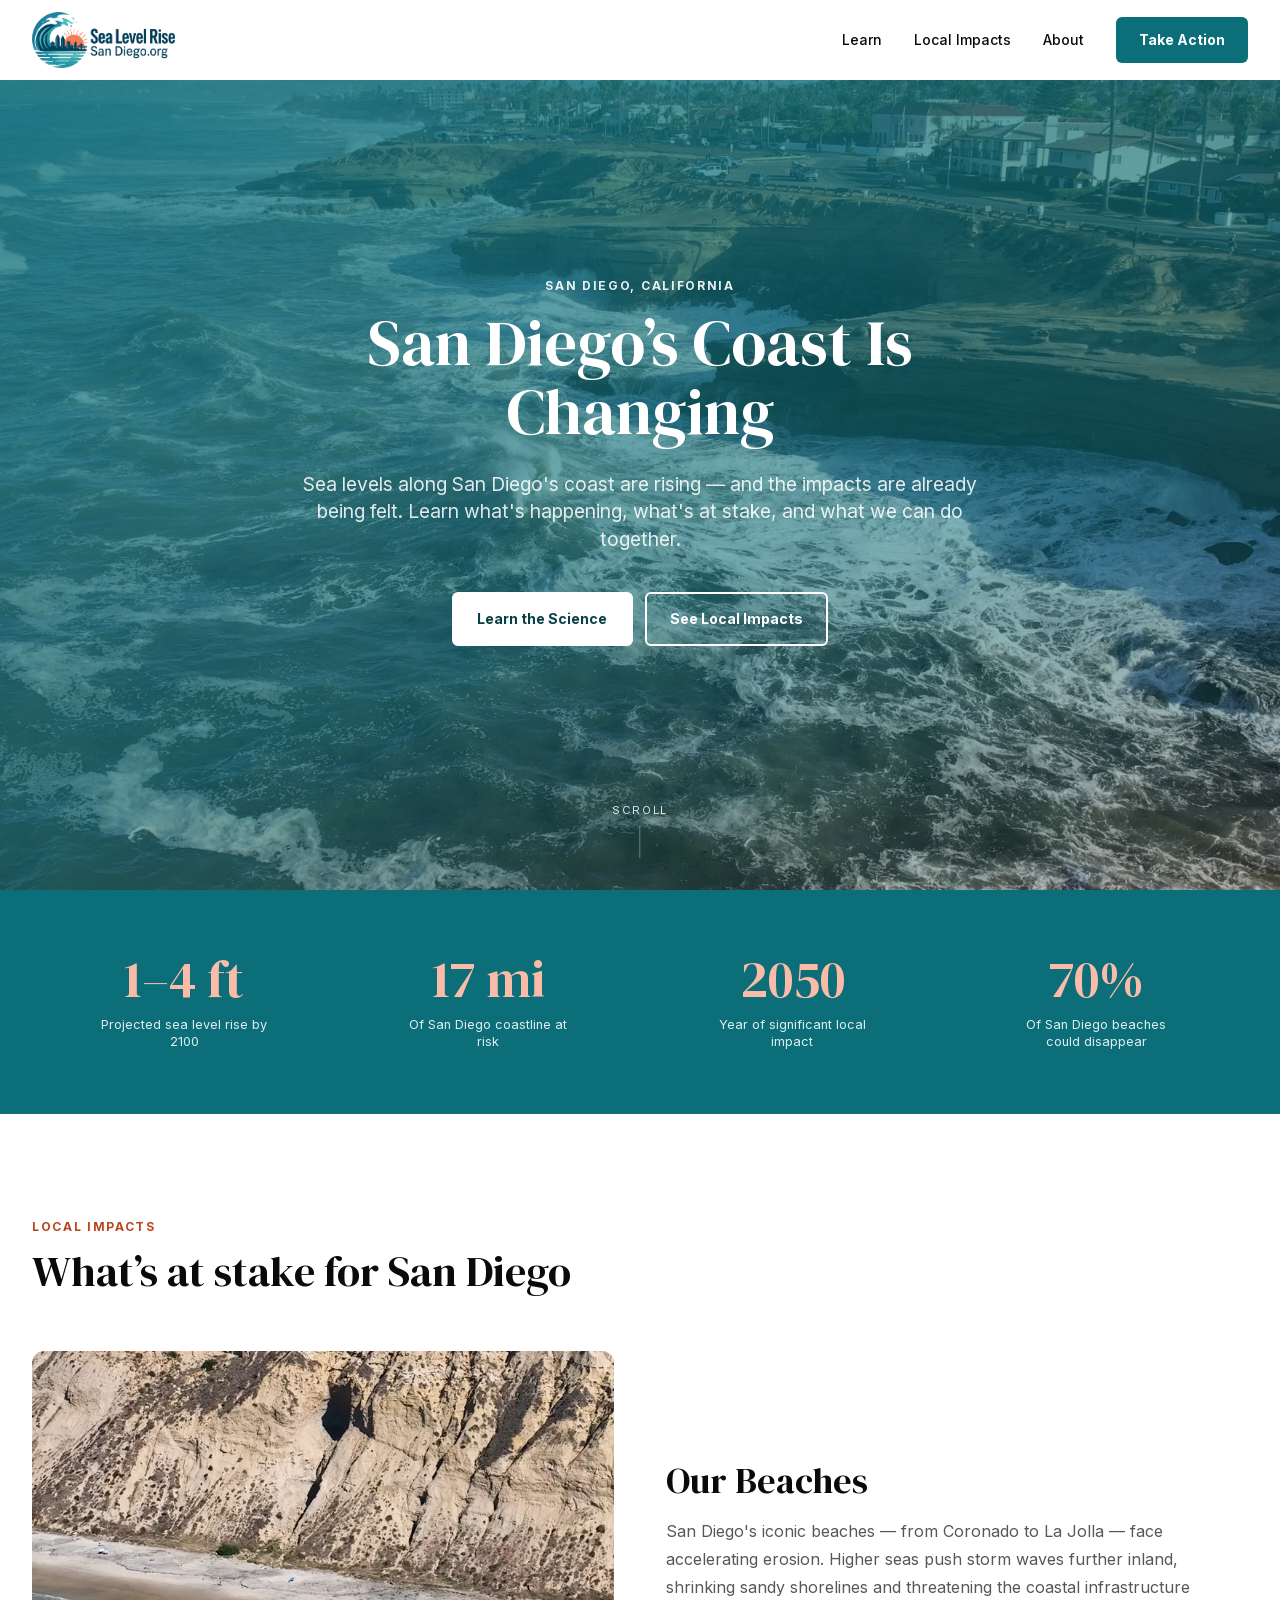
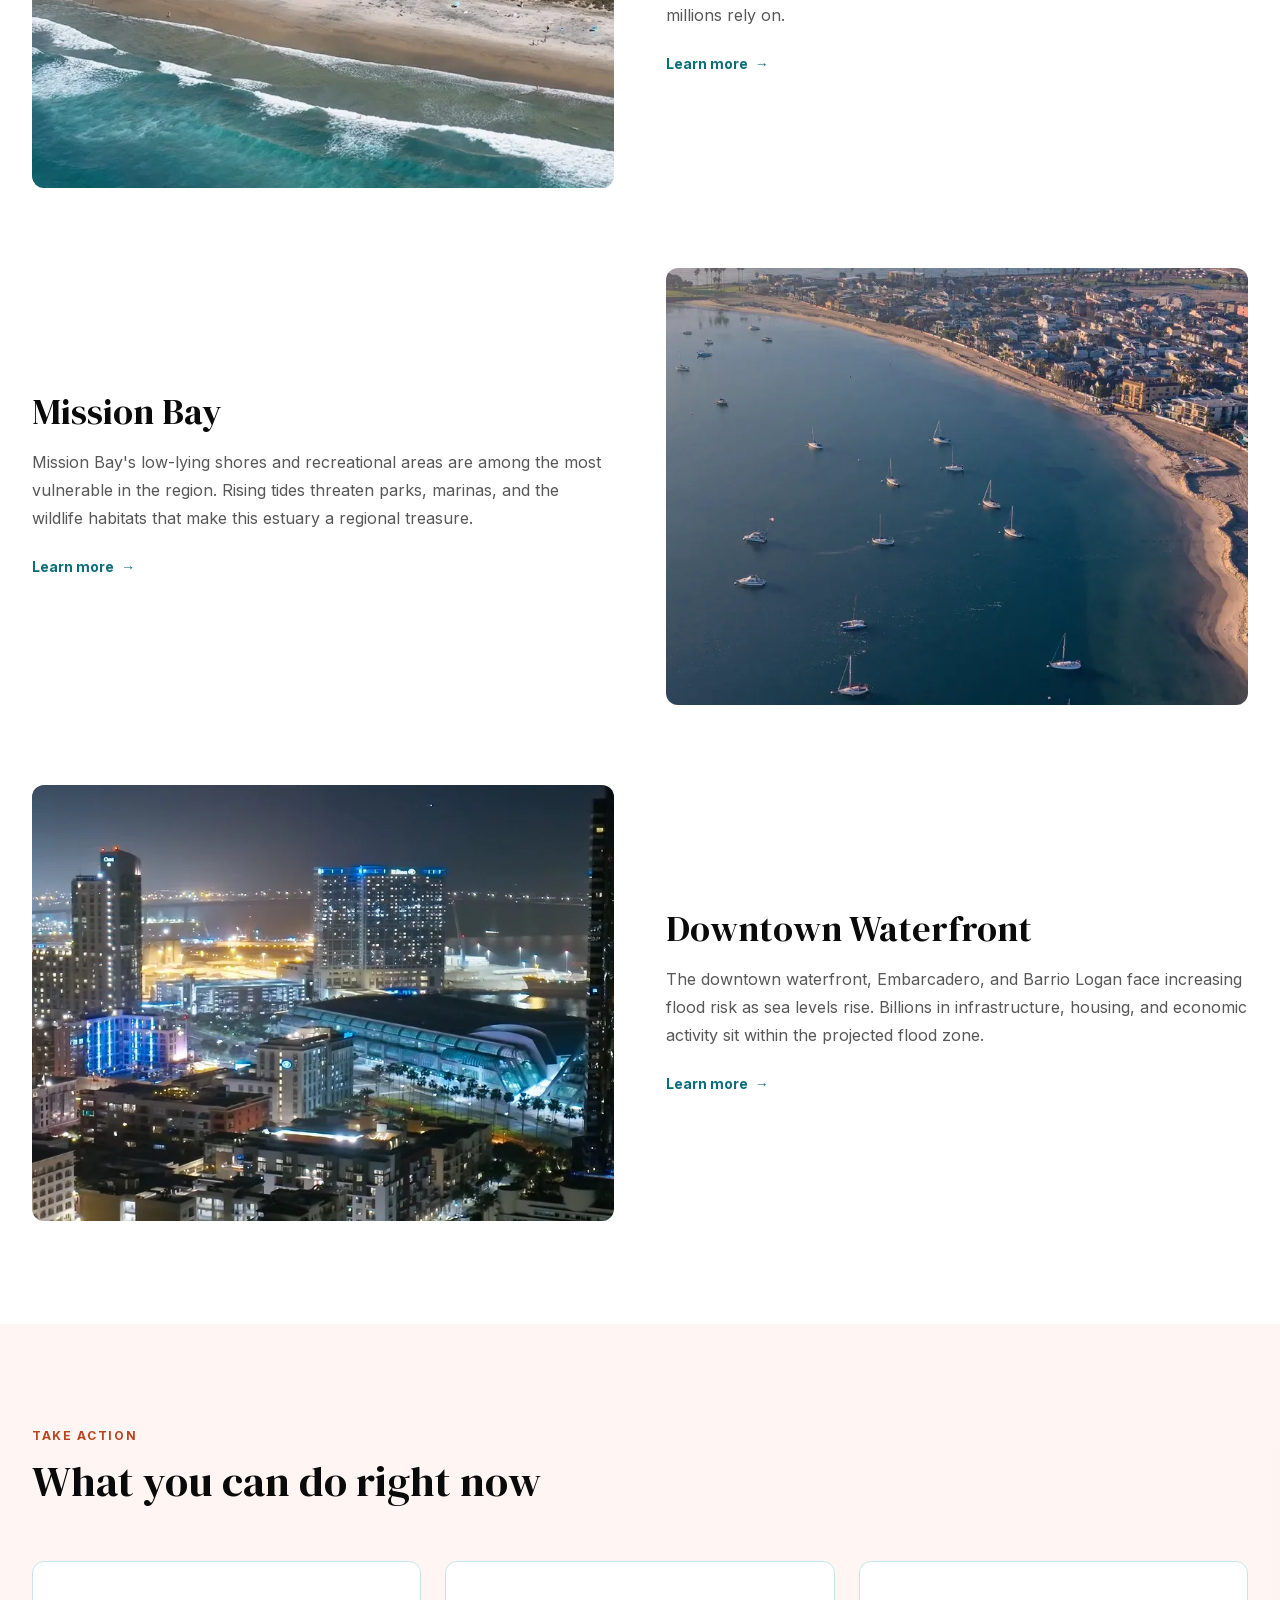
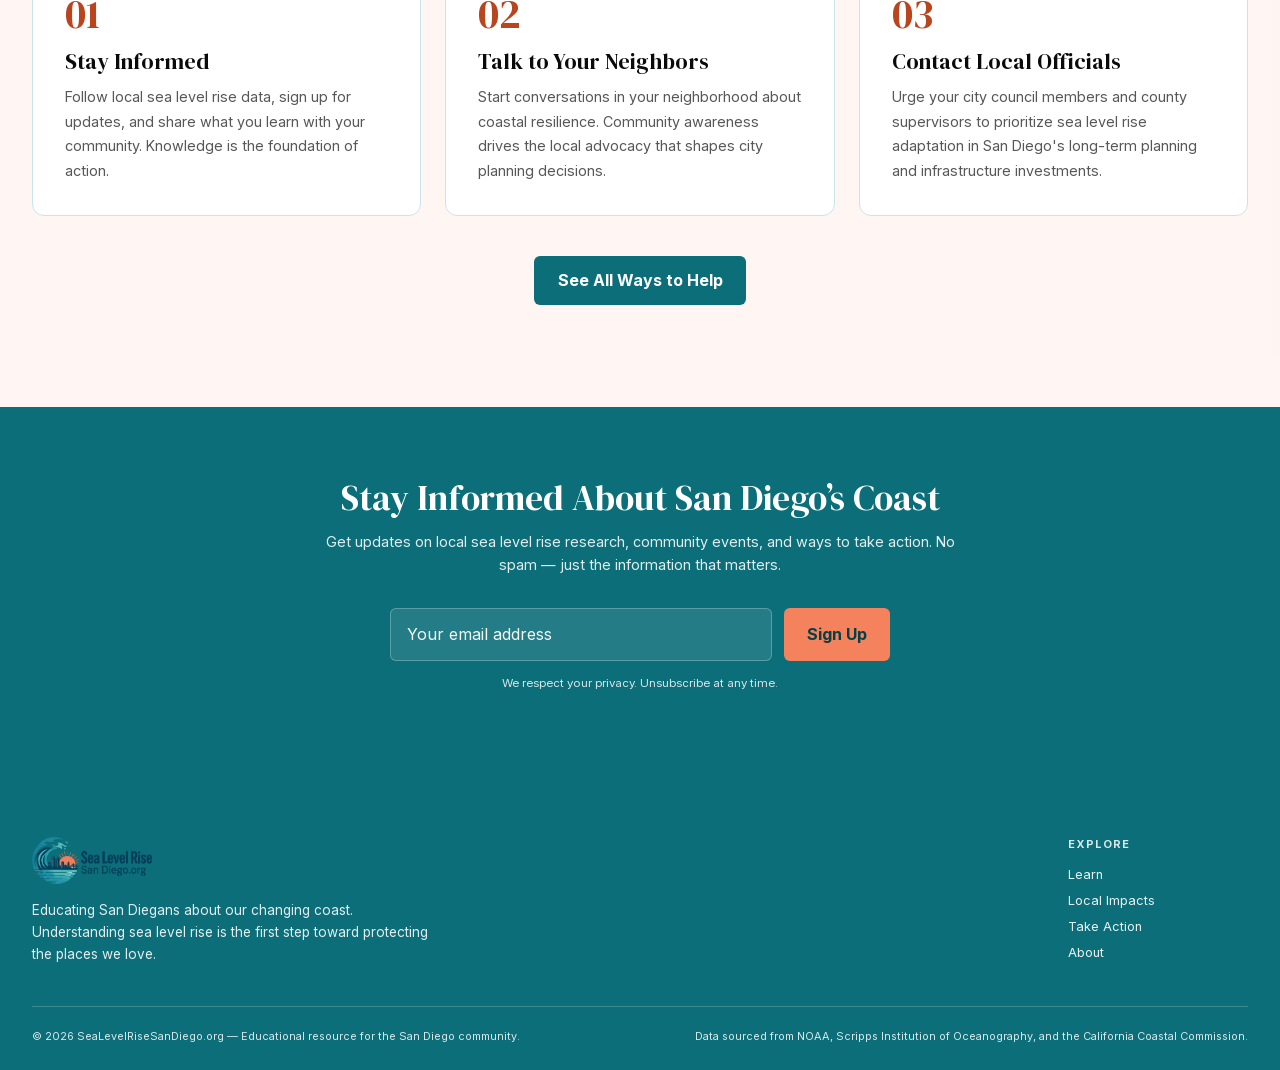
<file: index.html>
<!doctype html>
<html lang="en">
  <head>
    <meta charset="utf-8" />
    <meta name="viewport" content="width=device-width, initial-scale=1" />
    <title>Sea Level Rise San Diego — Educating Our Community About Our Changing Coast</title>
    <meta name="description" content="San Diego's coastline is changing. Learn about sea level rise, its local impacts, and what you can do to help." />
    <meta name="theme-color" content="#0b6e79" />
    <meta property="og:title" content="Sea Level Rise San Diego" />
    <meta property="og:description" content="Learn what rising seas mean for San Diego's beaches, bays, and waterfront communities." />
    <meta property="og:image" content="/assets/images/home/hero.webp" />
    <link rel="icon" href="/assets/images/logo.webp" type="image/webp" />
    <link rel="stylesheet" href="/assets/css/styles.css" />
    <script>document.documentElement.classList.add("js")</script>
  </head>
  <body>
    <a class="skip-link" href="#main">Skip to content</a>
    <header class="site-header">
      <div class="container header-inner">
        <a class="brand" href="/" aria-label="Sea Level Rise San Diego home">
          <img src="/assets/images/logo.webp" alt="Sea Level Rise San Diego" width="143" height="56" />
        </a>
        <nav class="desktop-nav" aria-label="Main navigation">
          <a href="/learn/">Learn</a>
          <a href="/impacts/">Local Impacts</a>
          <a href="/about/">About</a>
          <a class="nav-cta" href="/action/">Take Action</a>
        </nav>
        <button class="menu-toggle" type="button" aria-label="Open menu" aria-expanded="false" aria-controls="mobile-nav" data-menu-toggle><span></span></button>
        <nav class="mobile-nav" id="mobile-nav" aria-label="Mobile navigation" data-mobile-nav>
          <a href="/learn/">Learn</a>
          <a href="/impacts/">Local Impacts</a>
          <a href="/about/">About</a>
          <a class="nav-cta" href="/action/">Take Action</a>
        </nav>
      </div>
    </header>

    <main id="main">
      <section class="hero">
        <img class="hero-image" src="/assets/images/home/hero.webp" alt="Aerial view of waves meeting the San Diego coastline" width="1920" height="1080" fetchpriority="high" />
        <div class="hero-content">
          <p class="eyebrow">San Diego, California</p>
          <h1>San Diego’s Coast Is Changing</h1>
          <p class="hero-copy">Sea levels along San Diego's coast are rising — and the impacts are already being felt. Learn what's happening, what's at stake, and what we can do together.</p>
          <div class="hero-actions">
            <a class="button button-light" href="/learn/">Learn the Science</a>
            <a class="button button-outline" href="/impacts/">See Local Impacts</a>
          </div>
        </div>
        <div class="scroll-cue" aria-hidden="true">Scroll</div>
      </section>

      <section class="stats-band" aria-label="Key local projections">
        <div class="container stats-grid">
          <div class="stat"><strong>1–4 ft</strong><span>Projected sea level rise by 2100</span></div>
          <div class="stat"><strong>17 mi</strong><span>Of San Diego coastline at risk</span></div>
          <div class="stat"><strong>2050</strong><span>Year of significant local impact</span></div>
          <div class="stat"><strong>70%</strong><span>Of San Diego beaches could disappear</span></div>
        </div>
      </section>

      <section class="section">
        <div class="container">
          <div class="section-heading reveal">
            <p class="eyebrow">Local Impacts</p>
            <h2>What’s at stake for San Diego</h2>
          </div>
          <div class="impact-list">
            <article class="impact-story reveal" id="beaches">
              <div class="impact-media"><img src="/assets/images/home/beaches.webp" alt="San Diego beach and coastline" width="800" height="600" loading="lazy" /></div>
              <div class="impact-copy">
                <h3>Our Beaches</h3>
                <p>San Diego's iconic beaches — from Coronado to La Jolla — face accelerating erosion. Higher seas push storm waves further inland, shrinking sandy shorelines and threatening the coastal infrastructure millions rely on.</p>
                <a class="text-link" href="/impacts/#la-jolla">Learn more <span aria-hidden="true">→</span></a>
              </div>
            </article>
            <article class="impact-story reveal" id="mission-bay">
              <div class="impact-media"><img src="/assets/images/home/mission-bay.webp" alt="Mission Bay shoreline" width="800" height="600" loading="lazy" /></div>
              <div class="impact-copy">
                <h3>Mission Bay</h3>
                <p>Mission Bay's low-lying shores and recreational areas are among the most vulnerable in the region. Rising tides threaten parks, marinas, and the wildlife habitats that make this estuary a regional treasure.</p>
                <a class="text-link" href="/impacts/#mission-bay">Learn more <span aria-hidden="true">→</span></a>
              </div>
            </article>
            <article class="impact-story reveal" id="downtown">
              <div class="impact-media"><img src="/assets/images/home/downtown.webp" alt="Downtown San Diego waterfront" width="800" height="600" loading="lazy" /></div>
              <div class="impact-copy">
                <h3>Downtown Waterfront</h3>
                <p>The downtown waterfront, Embarcadero, and Barrio Logan face increasing flood risk as sea levels rise. Billions in infrastructure, housing, and economic activity sit within the projected flood zone.</p>
                <a class="text-link" href="/impacts/#downtown">Learn more <span aria-hidden="true">→</span></a>
              </div>
            </article>
          </div>
        </div>
      </section>

      <section class="section section-soft">
        <div class="container">
          <div class="section-heading reveal">
            <p class="eyebrow">Take Action</p>
            <h2>What you can do right now</h2>
          </div>
          <div class="action-grid">
            <article class="action-card reveal"><div class="number">01</div><h3>Stay Informed</h3><p>Follow local sea level rise data, sign up for updates, and share what you learn with your community. Knowledge is the foundation of action.</p></article>
            <article class="action-card reveal"><div class="number">02</div><h3>Talk to Your Neighbors</h3><p>Start conversations in your neighborhood about coastal resilience. Community awareness drives the local advocacy that shapes city planning decisions.</p></article>
            <article class="action-card reveal"><div class="number">03</div><h3>Contact Local Officials</h3><p>Urge your city council members and county supervisors to prioritize sea level rise adaptation in San Diego's long-term planning and infrastructure investments.</p></article>
          </div>
          <div class="center-action reveal"><a class="button" href="/action/">See All Ways to Help</a></div>
        </div>
      </section>

      <section class="newsletter">
        <div class="narrow reveal">
          <h2>Stay Informed About San Diego’s Coast</h2>
          <p>Get updates on local sea level rise research, community events, and ways to take action. No spam — just the information that matters.</p>
          <form class="newsletter-form" name="newsletter" method="POST" action="/thanks/" data-netlify="true">
            <input type="hidden" name="form-name" value="newsletter" />
            <label for="newsletter-email" class="sr-only">Your email address</label>
            <input id="newsletter-email" name="email" type="email" placeholder="Your email address" autocomplete="email" required />
            <button class="button" type="submit">Sign Up</button>
          </form>
          <p class="privacy">We respect your privacy. Unsubscribe at any time.</p>
        </div>
      </section>
    </main>

    <footer class="site-footer">
      <div class="container">
        <div class="footer-grid">
          <div class="footer-brand"><img src="/assets/images/logo-dark.webp" alt="Sea Level Rise San Diego" width="120" height="48" loading="lazy" /><p>Educating San Diegans about our changing coast. Understanding sea level rise is the first step toward protecting the places we love.</p></div>
          <div class="footer-nav"><p>Explore</p><nav aria-label="Footer links"><a href="/learn/">Learn</a><a href="/impacts/">Local Impacts</a><a href="/action/">Take Action</a><a href="/about/">About</a></nav></div>
        </div>
        <div class="footer-bottom"><span>© 2026 SeaLevelRiseSanDiego.org — Educational resource for the San Diego community.</span><span>Data sourced from NOAA, Scripps Institution of Oceanography, and the California Coastal Commission.</span></div>
      </div>
    </footer>
    <script src="/assets/js/site.js" defer></script>
  </body>
</html>
</file>
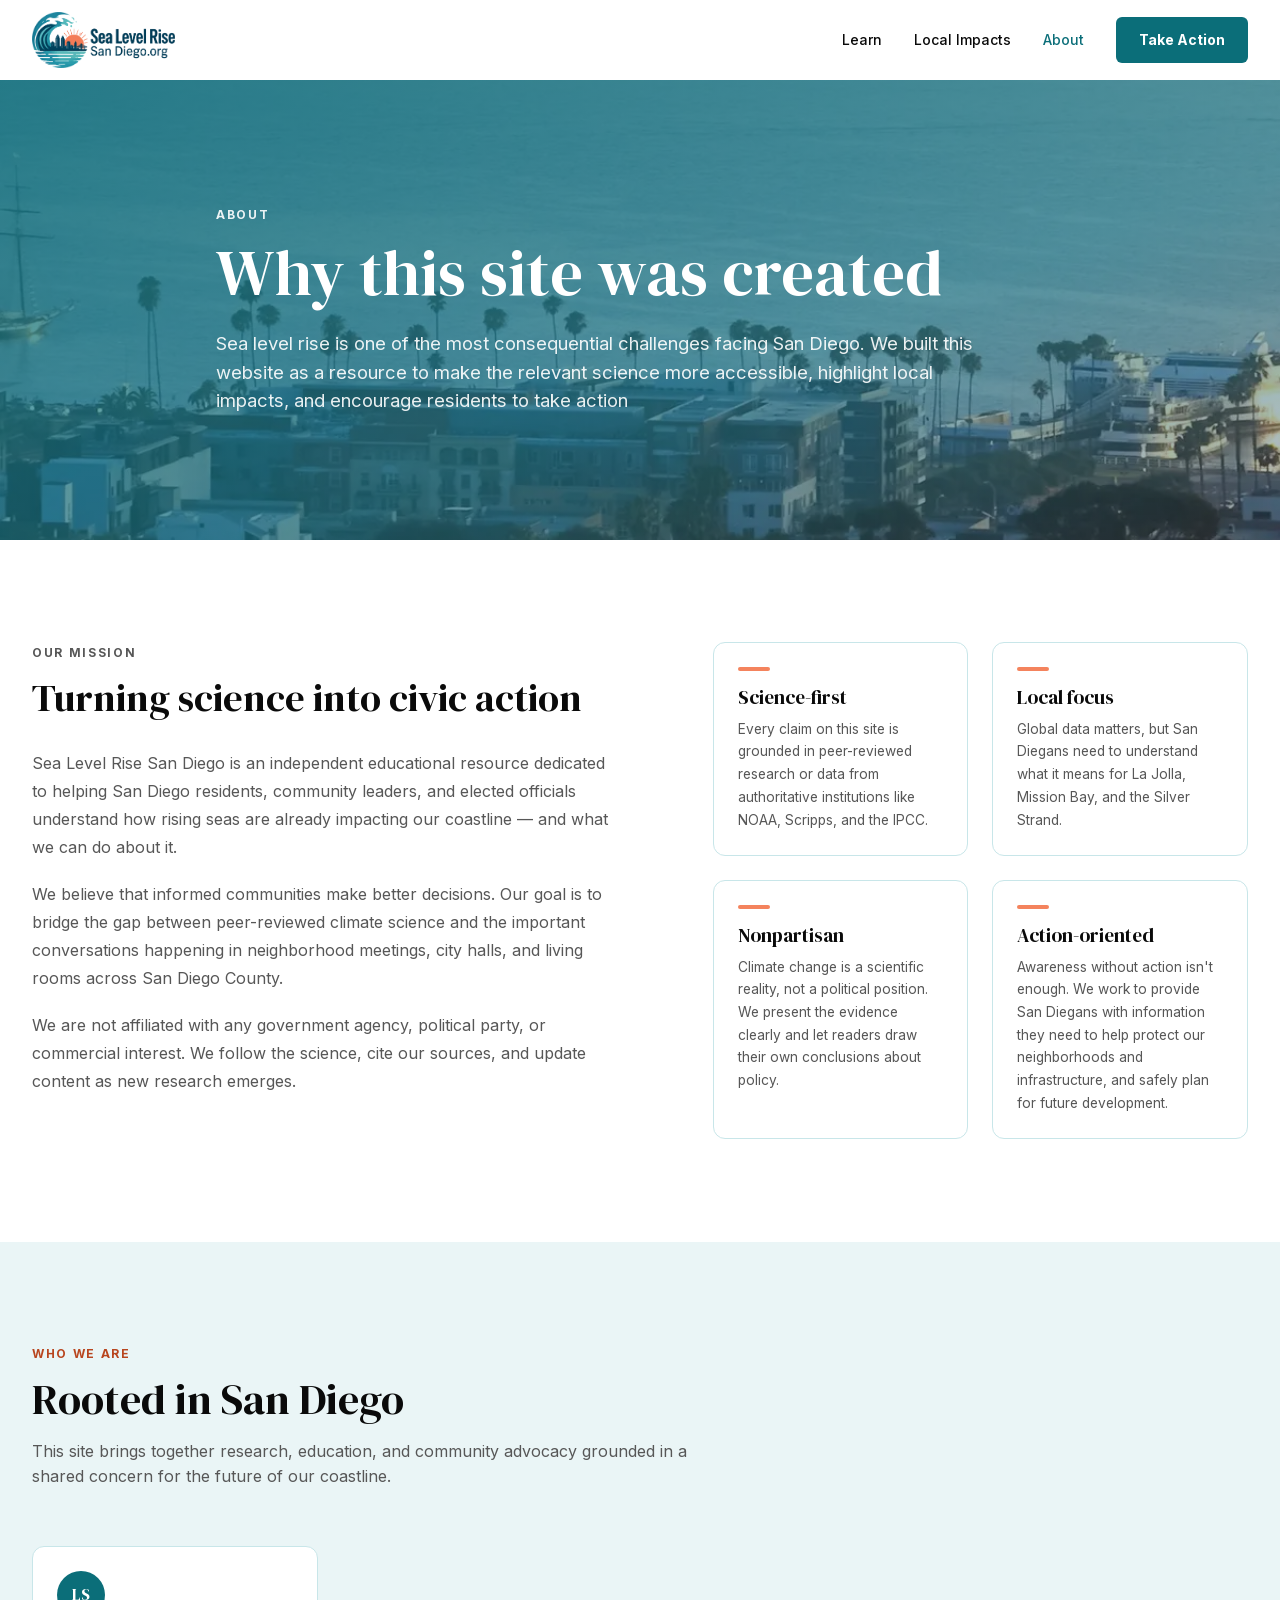
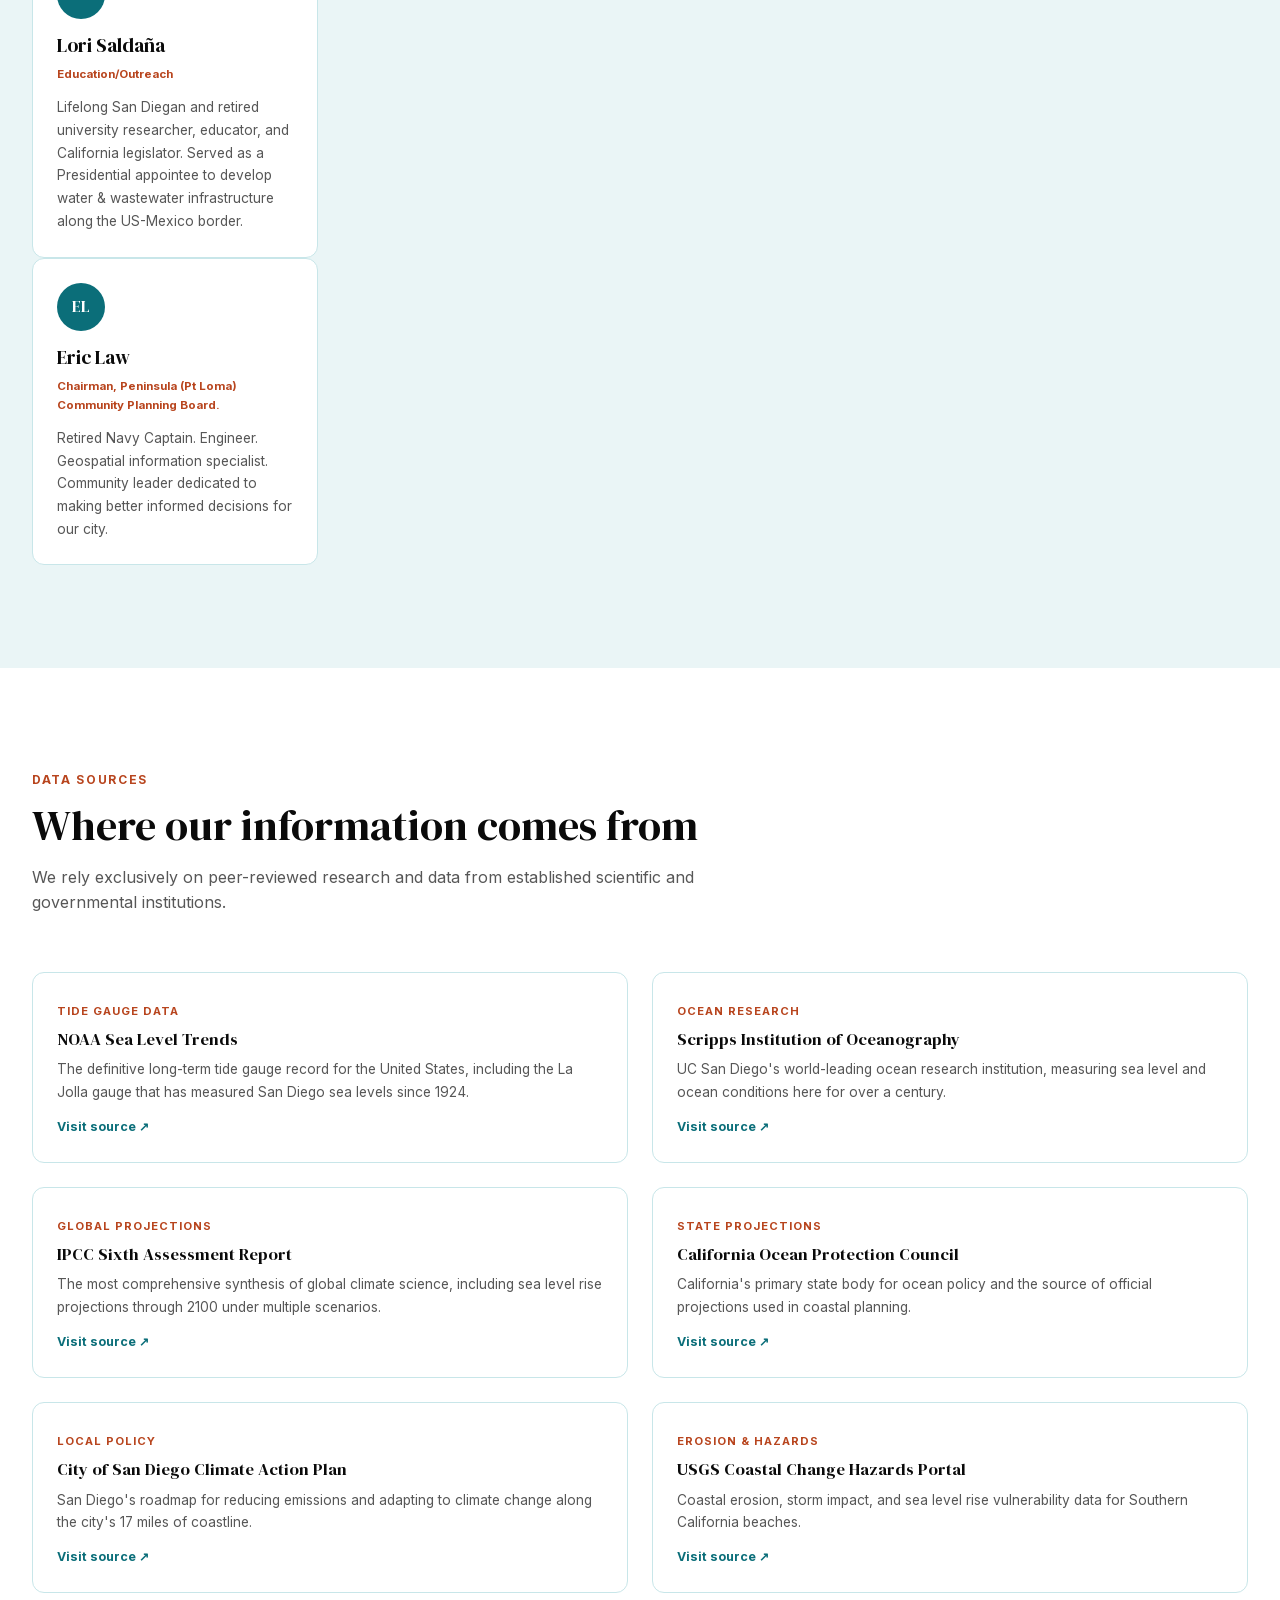
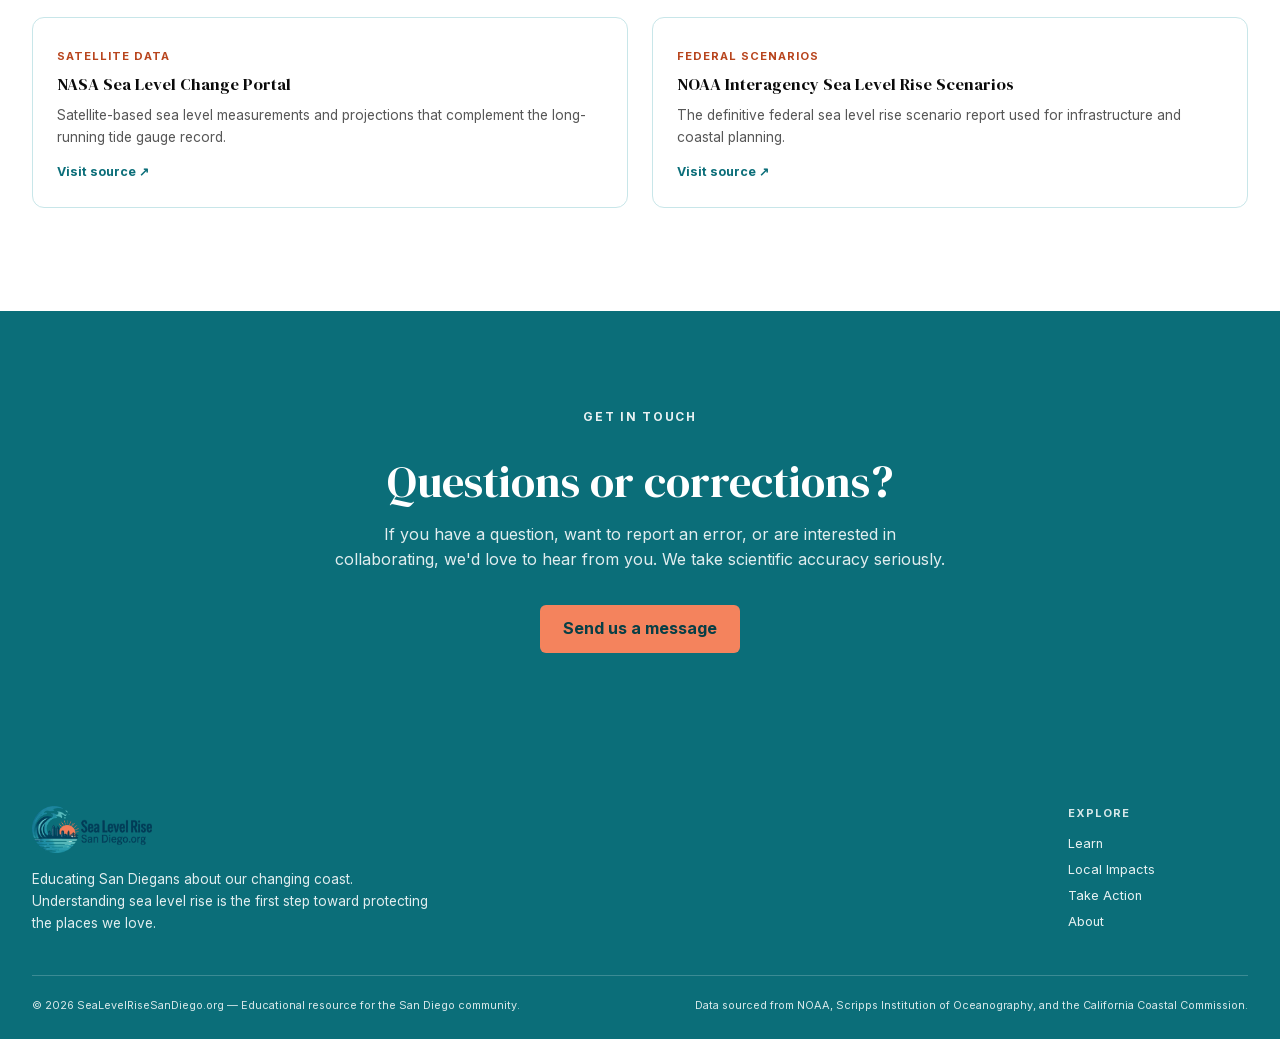
<file: about/index.html>
<!doctype html>
<html lang="en">
  <head>
    <meta charset="utf-8" />
    <meta name="viewport" content="width=device-width, initial-scale=1" />
    <title>About — Sea Level Rise San Diego</title>
    <meta name="description" content="Learn about the mission, values, team, and scientific sources behind Sea Level Rise San Diego." />
    <meta name="theme-color" content="#0b6e79" />
    <link rel="icon" href="/assets/images/logo.webp" type="image/webp" />
    <link rel="stylesheet" href="/assets/css/styles.css" />
    <script>document.documentElement.classList.add("js")</script>
  </head>
  <body>
    <a class="skip-link" href="#main">Skip to content</a>
    <header class="site-header"><div class="container header-inner"><a class="brand" href="/" aria-label="Sea Level Rise San Diego home"><img src="/assets/images/logo.webp" alt="Sea Level Rise San Diego" width="143" height="56" /></a><nav class="desktop-nav" aria-label="Main navigation"><a href="/learn/">Learn</a><a href="/impacts/">Local Impacts</a><a href="/about/" aria-current="page">About</a><a class="nav-cta" href="/action/">Take Action</a></nav><button class="menu-toggle" type="button" aria-label="Open menu" aria-expanded="false" aria-controls="mobile-nav" data-menu-toggle><span></span></button><nav class="mobile-nav" id="mobile-nav" aria-label="Mobile navigation" data-mobile-nav><a href="/learn/">Learn</a><a href="/impacts/">Local Impacts</a><a href="/about/" aria-current="page">About</a><a class="nav-cta" href="/action/">Take Action</a></nav></div></header>

    <main id="main">
      <section class="page-hero has-image">
        <img class="page-hero-image" src="/assets/images/about/hero.webp" alt="Aerial view of San Diego Bay at golden hour" width="1920" height="1080" fetchpriority="high" />
        <div class="page-hero-inner"><p class="eyebrow">About</p><h1>Why this site was created</h1><p>Sea level rise is one of the most consequential challenges facing San Diego. We built this website as a resource to make the relevant science more accessible, highlight local impacts, and encourage residents to take action</p></div>
      </section>

      <section class="section">
        <div class="container two-column">
          <div class="body-copy reveal"><div><p class="eyebrow">Our mission</p><h2>Turning science into civic action</h2></div><p>Sea Level Rise San Diego is an independent educational resource dedicated to helping San Diego residents, community leaders, and elected officials understand how rising seas are already impacting our coastline — and what we can do about it.</p><p>We believe that informed communities make better decisions. Our goal is to bridge the gap between peer-reviewed climate science and the important conversations happening in neighborhood meetings, city halls, and living rooms across San Diego County.</p><p>We are not affiliated with any government agency, political party, or commercial interest. We follow the science, cite our sources, and update content as new research emerges.</p></div>
          <div class="value-grid">
            <article class="value-card reveal"><h3>Science-first</h3><p>Every claim on this site is grounded in peer-reviewed research or data from authoritative institutions like NOAA, Scripps, and the IPCC.</p></article>
            <article class="value-card reveal"><h3>Local focus</h3><p>Global data matters, but San Diegans need to understand what it means for La Jolla, Mission Bay, and the Silver Strand.</p></article>
            <article class="value-card reveal"><h3>Nonpartisan</h3><p>Climate change is a scientific reality, not a political position. We present the evidence clearly and let readers draw their own conclusions about policy.</p></article>
            <article class="value-card reveal"><h3>Action-oriented</h3><p>Awareness without action isn't enough. We work to provide San Diegans with information they need to help protect our neighborhoods and infrastructure, and safely plan for future development.</p></article>
          </div>
        </div>
      </section>

      <section class="section section-muted">
        <div class="container">
          <div class="section-heading reveal"><p class="eyebrow">Who we are</p><h2>Rooted in San Diego</h2><p>This site brings together research, education, and community advocacy grounded in a shared concern for the future of our coastline.</p></div>
          <div class="team-grid team-grid--triple">
            <article class="person-card reveal"><div class="avatar" aria-hidden="true">LS</div><h3>Lori Saldaña</h3><p class="role">Education/Outreach</p><p>Lifelong San Diegan and retired university researcher, educator, and California legislator. Served as a Presidential appointee to develop water &amp; wastewater infrastructure along the US-Mexico border.</p></article>
          </div>
          <div class="team-grid team-grid--triple">
            <article class="person-card reveal"><div class="avatar" aria-hidden="true">EL</div><h3>Eric Law</h3><p class="role">Chairman, Peninsula (Pt Loma) Community Planning Board. </p><p>Retired Navy Captain. Engineer. Geospatial information specialist. Community leader dedicated to making better informed decisions for our city. </p></article>
          </div>
        </div>
      </section>

      <section class="section">
        <div class="container">
          <div class="section-heading reveal"><p class="eyebrow">Data sources</p><h2>Where our information comes from</h2><p>We rely exclusively on peer-reviewed research and data from established scientific and governmental institutions.</p></div>
          <div class="source-grid">
            <a class="source-card reveal" href="https://tidesandcurrents.noaa.gov/sltrends/" target="_blank" rel="noreferrer"><span class="card-label">Tide gauge data</span><h3>NOAA Sea Level Trends</h3><p>The definitive long-term tide gauge record for the United States, including the La Jolla gauge that has measured San Diego sea levels since 1924.</p><span class="card-visit">Visit source ↗</span></a>
            <a class="source-card reveal" href="https://scripps.ucsd.edu" target="_blank" rel="noreferrer"><span class="card-label">Ocean research</span><h3>Scripps Institution of Oceanography</h3><p>UC San Diego's world-leading ocean research institution, measuring sea level and ocean conditions here for over a century.</p><span class="card-visit">Visit source ↗</span></a>
            <a class="source-card reveal" href="https://www.ipcc.ch/assessment-report/ar6/" target="_blank" rel="noreferrer"><span class="card-label">Global projections</span><h3>IPCC Sixth Assessment Report</h3><p>The most comprehensive synthesis of global climate science, including sea level rise projections through 2100 under multiple scenarios.</p><span class="card-visit">Visit source ↗</span></a>
            <a class="source-card reveal" href="https://www.opc.ca.gov/updating-californias-sea-level-rise-guidance/" target="_blank" rel="noreferrer"><span class="card-label">State projections</span><h3>California Ocean Protection Council</h3><p>California's primary state body for ocean policy and the source of official projections used in coastal planning.</p><span class="card-visit">Visit source ↗</span></a>
            <a class="source-card reveal" href="https://www.sandiego.gov/sustainability/climate-action-plan" target="_blank" rel="noreferrer"><span class="card-label">Local policy</span><h3>City of San Diego Climate Action Plan</h3><p>San Diego's roadmap for reducing emissions and adapting to climate change along the city's 17 miles of coastline.</p><span class="card-visit">Visit source ↗</span></a>
            <a class="source-card reveal" href="https://marine.usgs.gov/coastalchangehazardsportal/" target="_blank" rel="noreferrer"><span class="card-label">Erosion &amp; hazards</span><h3>USGS Coastal Change Hazards Portal</h3><p>Coastal erosion, storm impact, and sea level rise vulnerability data for Southern California beaches.</p><span class="card-visit">Visit source ↗</span></a>
            <a class="source-card reveal" href="https://sealevel.nasa.gov" target="_blank" rel="noreferrer"><span class="card-label">Satellite data</span><h3>NASA Sea Level Change Portal</h3><p>Satellite-based sea level measurements and projections that complement the long-running tide gauge record.</p><span class="card-visit">Visit source ↗</span></a>
            <a class="source-card reveal" href="https://oceanservice.noaa.gov/hazards/sealevelrise/sealevelrise-tech-report.html" target="_blank" rel="noreferrer"><span class="card-label">Federal scenarios</span><h3>NOAA Interagency Sea Level Rise Scenarios</h3><p>The definitive federal sea level rise scenario report used for infrastructure and coastal planning.</p><span class="card-visit">Visit source ↗</span></a>
          </div>
        </div>
      </section>

      <section class="contact-band"><div class="narrow reveal"><p class="eyebrow">Get in touch</p><h2>Questions or corrections?</h2><p>If you have a question, want to report an error, or are interested in collaborating, we'd love to hear from you. We take scientific accuracy seriously.</p><a class="button" href="/action/#contact">Send us a message</a></div></section>
    </main>

    <footer class="site-footer"><div class="container"><div class="footer-grid"><div class="footer-brand"><img src="/assets/images/logo-dark.webp" alt="Sea Level Rise San Diego" width="120" height="48" loading="lazy" /><p>Educating San Diegans about our changing coast. Understanding sea level rise is the first step toward protecting the places we love.</p></div><div class="footer-nav"><p>Explore</p><nav aria-label="Footer links"><a href="/learn/">Learn</a><a href="/impacts/">Local Impacts</a><a href="/action/">Take Action</a><a href="/about/">About</a></nav></div></div><div class="footer-bottom"><span>© 2026 SeaLevelRiseSanDiego.org — Educational resource for the San Diego community.</span><span>Data sourced from NOAA, Scripps Institution of Oceanography, and the California Coastal Commission.</span></div></div></footer>
    <script src="/assets/js/site.js" defer></script>
  </body>
</html>
</file>
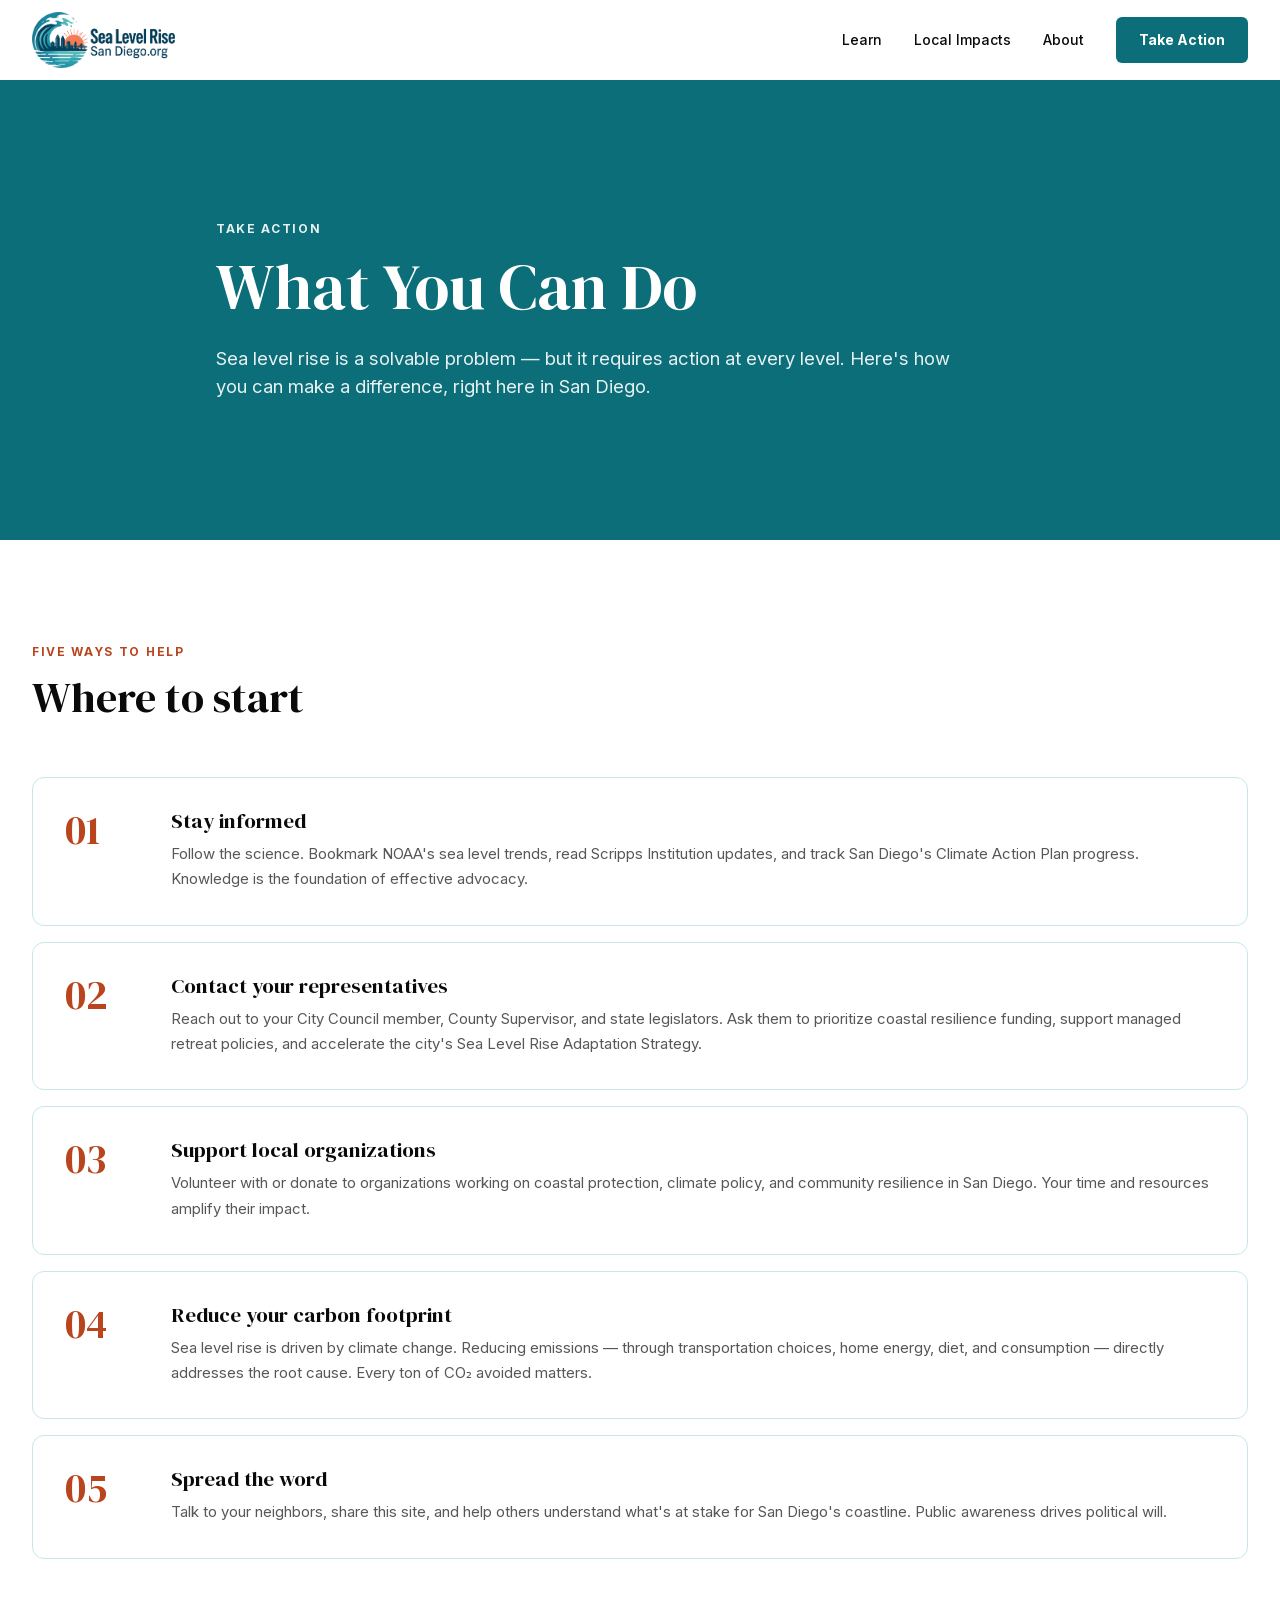
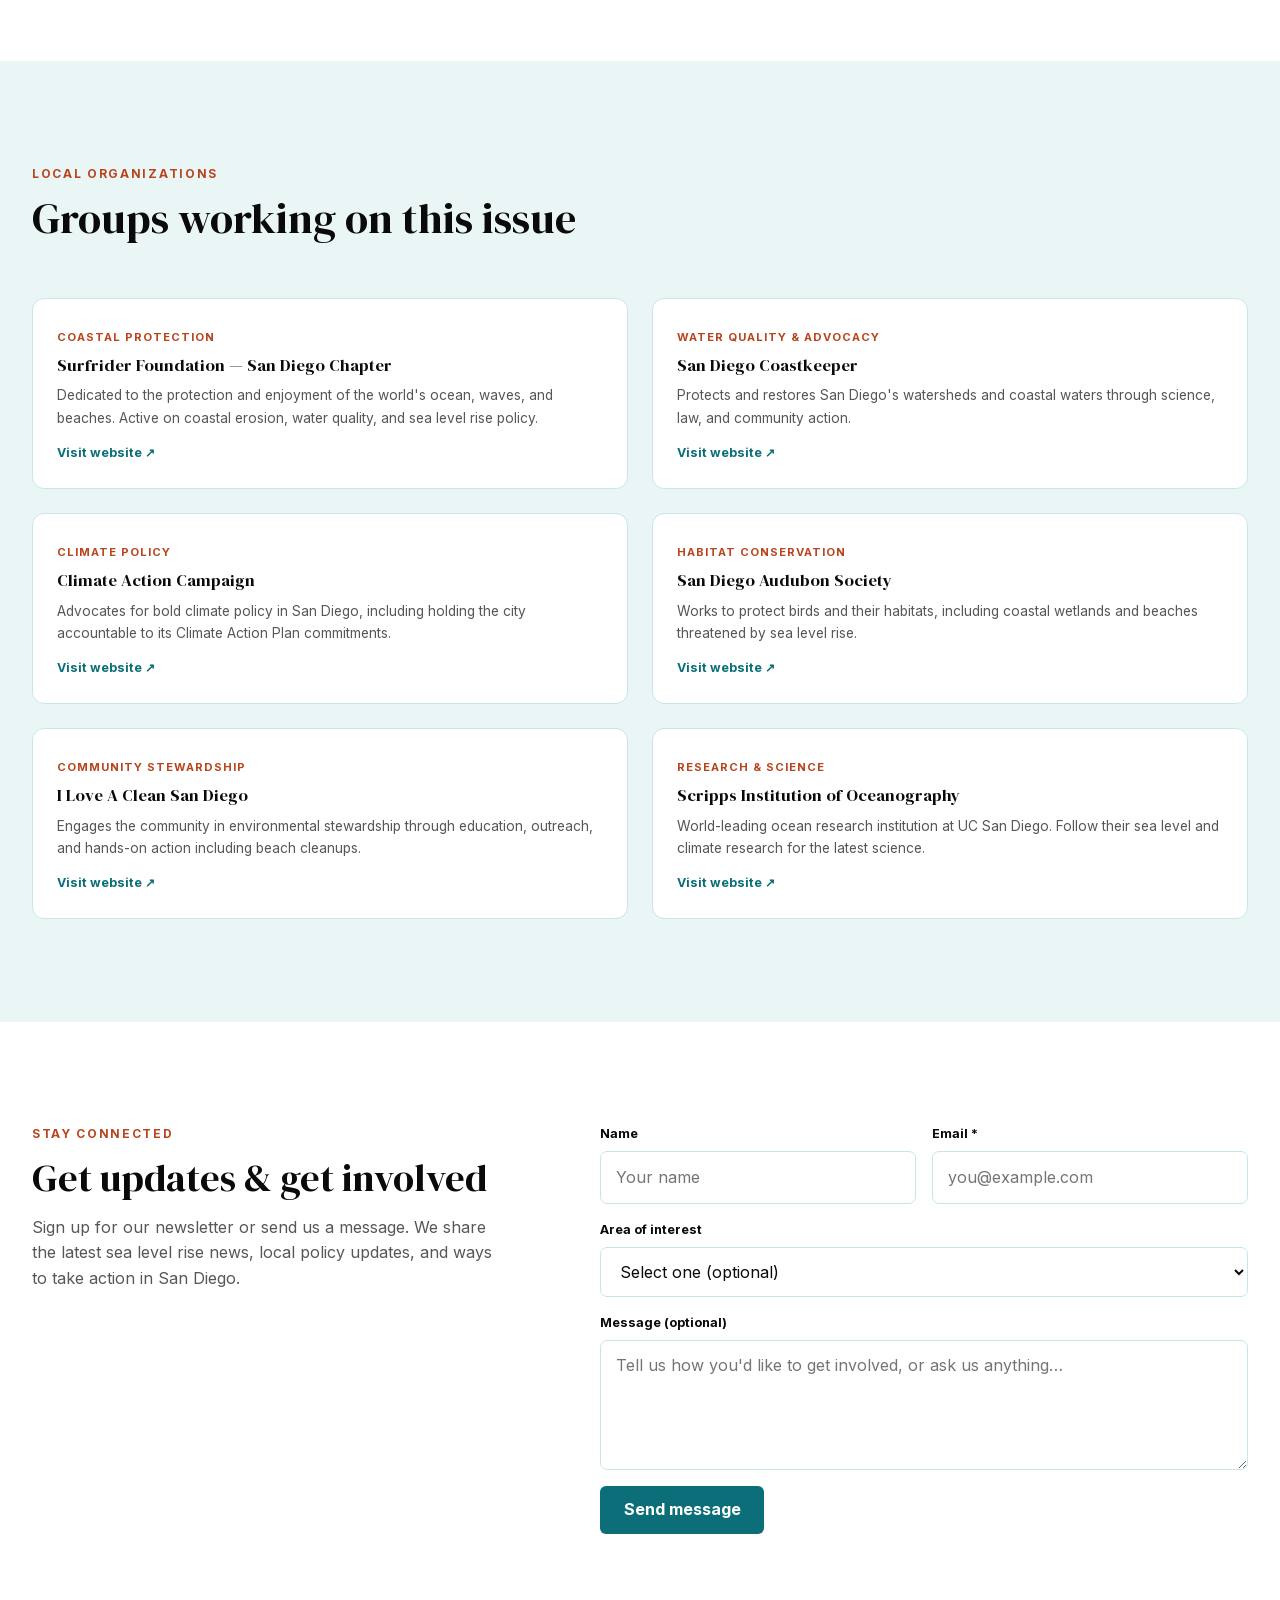
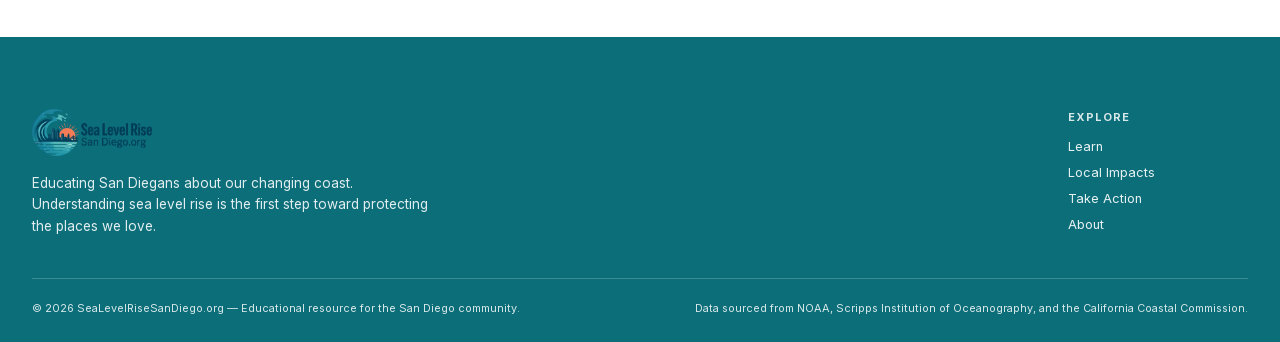
<file: action/index.html>
<!doctype html>
<html lang="en">
  <head>
    <meta charset="utf-8" />
    <meta name="viewport" content="width=device-width, initial-scale=1" />
    <title>Take Action — Sea Level Rise San Diego</title>
    <meta name="description" content="Five practical ways to support coastal resilience and climate action in San Diego." />
    <meta name="theme-color" content="#0b6e79" />
    <link rel="icon" href="/assets/images/logo.webp" type="image/webp" />
    <link rel="stylesheet" href="/assets/css/styles.css" />
    <script>document.documentElement.classList.add("js")</script>
  </head>
  <body>
    <a class="skip-link" href="#main">Skip to content</a>
    <header class="site-header"><div class="container header-inner"><a class="brand" href="/" aria-label="Sea Level Rise San Diego home"><img src="/assets/images/logo.webp" alt="Sea Level Rise San Diego" width="143" height="56" /></a><nav class="desktop-nav" aria-label="Main navigation"><a href="/learn/">Learn</a><a href="/impacts/">Local Impacts</a><a href="/about/">About</a><a class="nav-cta" href="/action/" aria-current="page">Take Action</a></nav><button class="menu-toggle" type="button" aria-label="Open menu" aria-expanded="false" aria-controls="mobile-nav" data-menu-toggle><span></span></button><nav class="mobile-nav" id="mobile-nav" aria-label="Mobile navigation" data-mobile-nav><a href="/learn/">Learn</a><a href="/impacts/">Local Impacts</a><a href="/about/">About</a><a class="nav-cta" href="/action/" aria-current="page">Take Action</a></nav></div></header>

    <main id="main">
      <section class="page-hero">
        <div class="page-hero-inner"><p class="eyebrow">Take Action</p><h1>What You Can Do</h1><p>Sea level rise is a solvable problem — but it requires action at every level. Here's how you can make a difference, right here in San Diego.</p></div>
      </section>

      <section class="section">
        <div class="container">
          <div class="section-heading reveal"><p class="eyebrow">Five ways to help</p><h2>Where to start</h2></div>
          <div class="step-list">
            <article class="action-step reveal"><div class="step-number">01</div><div><h3>Stay informed</h3><p>Follow the science. Bookmark NOAA's sea level trends, read Scripps Institution updates, and track San Diego's Climate Action Plan progress. Knowledge is the foundation of effective advocacy.</p></div></article>
            <article class="action-step reveal"><div class="step-number">02</div><div><h3>Contact your representatives</h3><p>Reach out to your City Council member, County Supervisor, and state legislators. Ask them to prioritize coastal resilience funding, support managed retreat policies, and accelerate the city's Sea Level Rise Adaptation Strategy.</p></div></article>
            <article class="action-step reveal"><div class="step-number">03</div><div><h3>Support local organizations</h3><p>Volunteer with or donate to organizations working on coastal protection, climate policy, and community resilience in San Diego. Your time and resources amplify their impact.</p></div></article>
            <article class="action-step reveal"><div class="step-number">04</div><div><h3>Reduce your carbon footprint</h3><p>Sea level rise is driven by climate change. Reducing emissions — through transportation choices, home energy, diet, and consumption — directly addresses the root cause. Every ton of CO₂ avoided matters.</p></div></article>
            <article class="action-step reveal"><div class="step-number">05</div><div><h3>Spread the word</h3><p>Talk to your neighbors, share this site, and help others understand what's at stake for San Diego's coastline. Public awareness drives political will.</p></div></article>
          </div>
        </div>
      </section>

      <section class="section section-muted">
        <div class="container">
          <div class="section-heading reveal"><p class="eyebrow">Local organizations</p><h2>Groups working on this issue</h2></div>
          <div class="org-grid">
            <a class="org-card reveal" href="https://sandiego.surfrider.org" target="_blank" rel="noreferrer"><span class="card-label">Coastal protection</span><h3>Surfrider Foundation — San Diego Chapter</h3><p>Dedicated to the protection and enjoyment of the world's ocean, waves, and beaches. Active on coastal erosion, water quality, and sea level rise policy.</p><span class="card-visit">Visit website ↗</span></a>
            <a class="org-card reveal" href="https://www.sdcoastkeeper.org" target="_blank" rel="noreferrer"><span class="card-label">Water quality &amp; advocacy</span><h3>San Diego Coastkeeper</h3><p>Protects and restores San Diego's watersheds and coastal waters through science, law, and community action.</p><span class="card-visit">Visit website ↗</span></a>
            <a class="org-card reveal" href="https://www.climateactioncampaign.org" target="_blank" rel="noreferrer"><span class="card-label">Climate policy</span><h3>Climate Action Campaign</h3><p>Advocates for bold climate policy in San Diego, including holding the city accountable to its Climate Action Plan commitments.</p><span class="card-visit">Visit website ↗</span></a>
            <a class="org-card reveal" href="https://www.sandiegoaudubon.org" target="_blank" rel="noreferrer"><span class="card-label">Habitat conservation</span><h3>San Diego Audubon Society</h3><p>Works to protect birds and their habitats, including coastal wetlands and beaches threatened by sea level rise.</p><span class="card-visit">Visit website ↗</span></a>
            <a class="org-card reveal" href="https://www.ilacsd.org" target="_blank" rel="noreferrer"><span class="card-label">Community stewardship</span><h3>I Love A Clean San Diego</h3><p>Engages the community in environmental stewardship through education, outreach, and hands-on action including beach cleanups.</p><span class="card-visit">Visit website ↗</span></a>
            <a class="org-card reveal" href="https://scripps.ucsd.edu" target="_blank" rel="noreferrer"><span class="card-label">Research &amp; science</span><h3>Scripps Institution of Oceanography</h3><p>World-leading ocean research institution at UC San Diego. Follow their sea level and climate research for the latest science.</p><span class="card-visit">Visit website ↗</span></a>
          </div>
        </div>
      </section>

      <section class="section" id="contact">
        <div class="container contact-layout">
          <div class="reveal"><p class="eyebrow">Stay connected</p><h2>Get updates &amp; get involved</h2><p class="intro">Sign up for our newsletter or send us a message. We share the latest sea level rise news, local policy updates, and ways to take action in San Diego.</p></div>
          <form class="contact-form reveal" name="get-involved" method="POST" action="/thanks/" data-netlify="true">
            <input type="hidden" name="form-name" value="get-involved" />
            <div class="field"><label for="name">Name</label><input id="name" name="name" type="text" placeholder="Your name" autocomplete="name" /></div>
            <div class="field"><label for="email">Email *</label><input id="email" name="email" type="email" placeholder="you@example.com" autocomplete="email" required /></div>
            <div class="field field-full"><label for="interest">Area of interest</label><select id="interest" name="interest"><option value="">Select one (optional)</option><option>Newsletter updates</option><option>Volunteer opportunities</option><option>Policy &amp; advocacy</option><option>Science &amp; research</option><option>Local impacts</option><option>Other</option></select></div>
            <div class="field field-full"><label for="message">Message (optional)</label><textarea id="message" name="message" placeholder="Tell us how you'd like to get involved, or ask us anything…"></textarea></div>
            <div class="field-full"><button class="button" type="submit">Send message</button></div>
          </form>
        </div>
      </section>
    </main>

    <footer class="site-footer"><div class="container"><div class="footer-grid"><div class="footer-brand"><img src="/assets/images/logo-dark.webp" alt="Sea Level Rise San Diego" width="120" height="48" loading="lazy" /><p>Educating San Diegans about our changing coast. Understanding sea level rise is the first step toward protecting the places we love.</p></div><div class="footer-nav"><p>Explore</p><nav aria-label="Footer links"><a href="/learn/">Learn</a><a href="/impacts/">Local Impacts</a><a href="/action/">Take Action</a><a href="/about/">About</a></nav></div></div><div class="footer-bottom"><span>© 2026 SeaLevelRiseSanDiego.org — Educational resource for the San Diego community.</span><span>Data sourced from NOAA, Scripps Institution of Oceanography, and the California Coastal Commission.</span></div></div></footer>
    <script src="/assets/js/site.js" defer></script>
  </body>
</html>
</file>
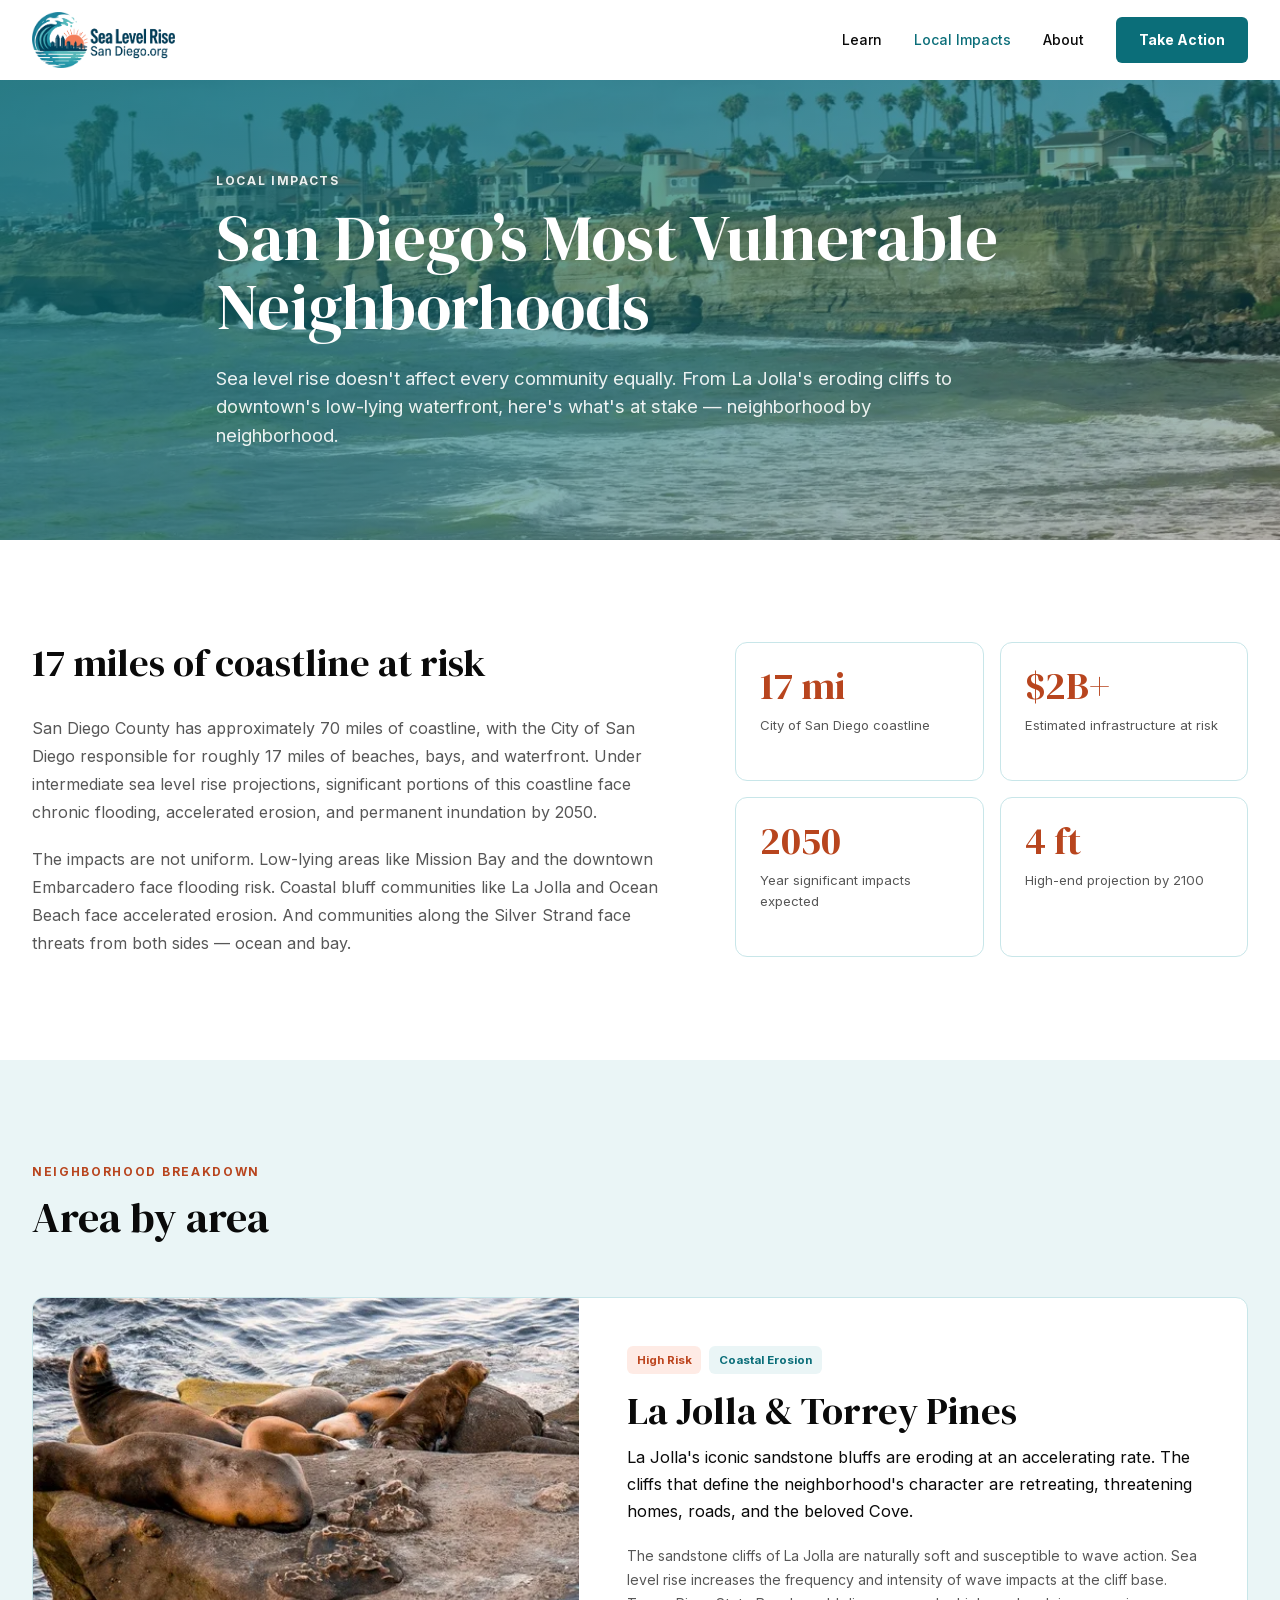
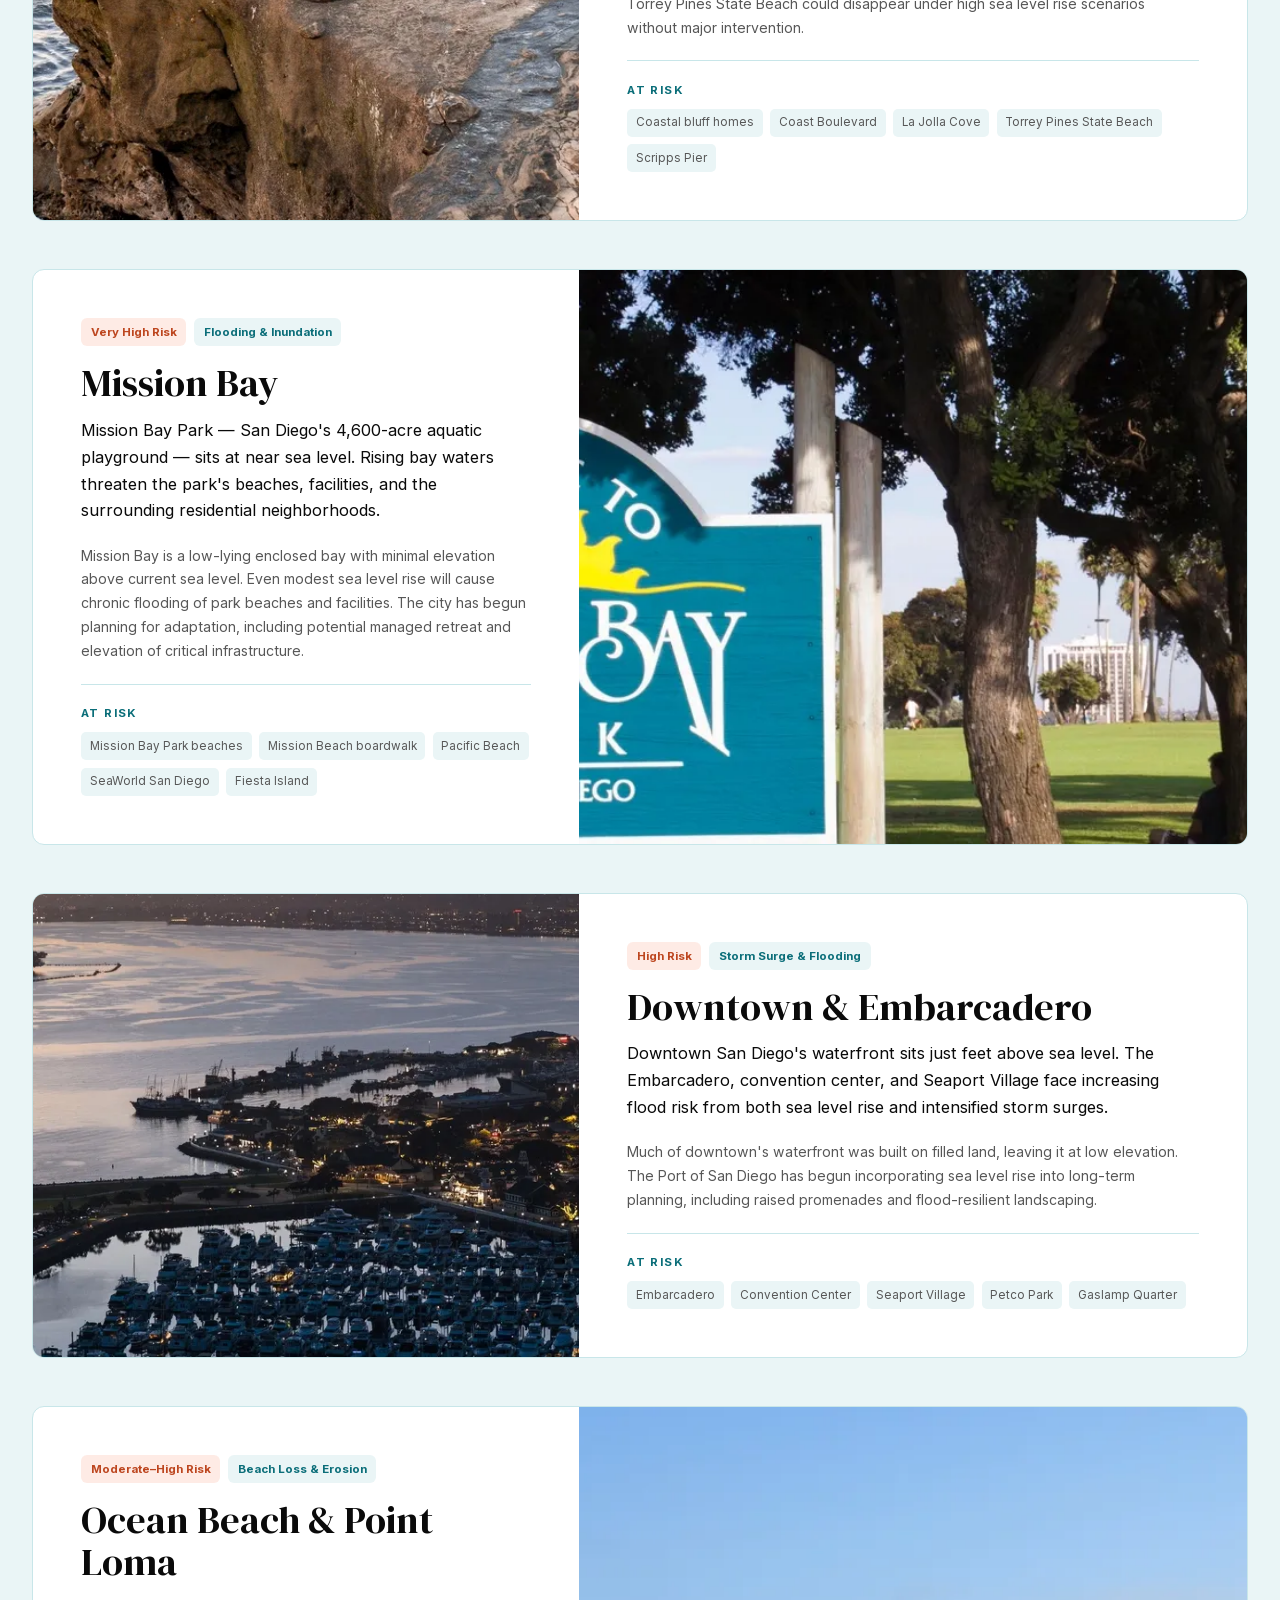
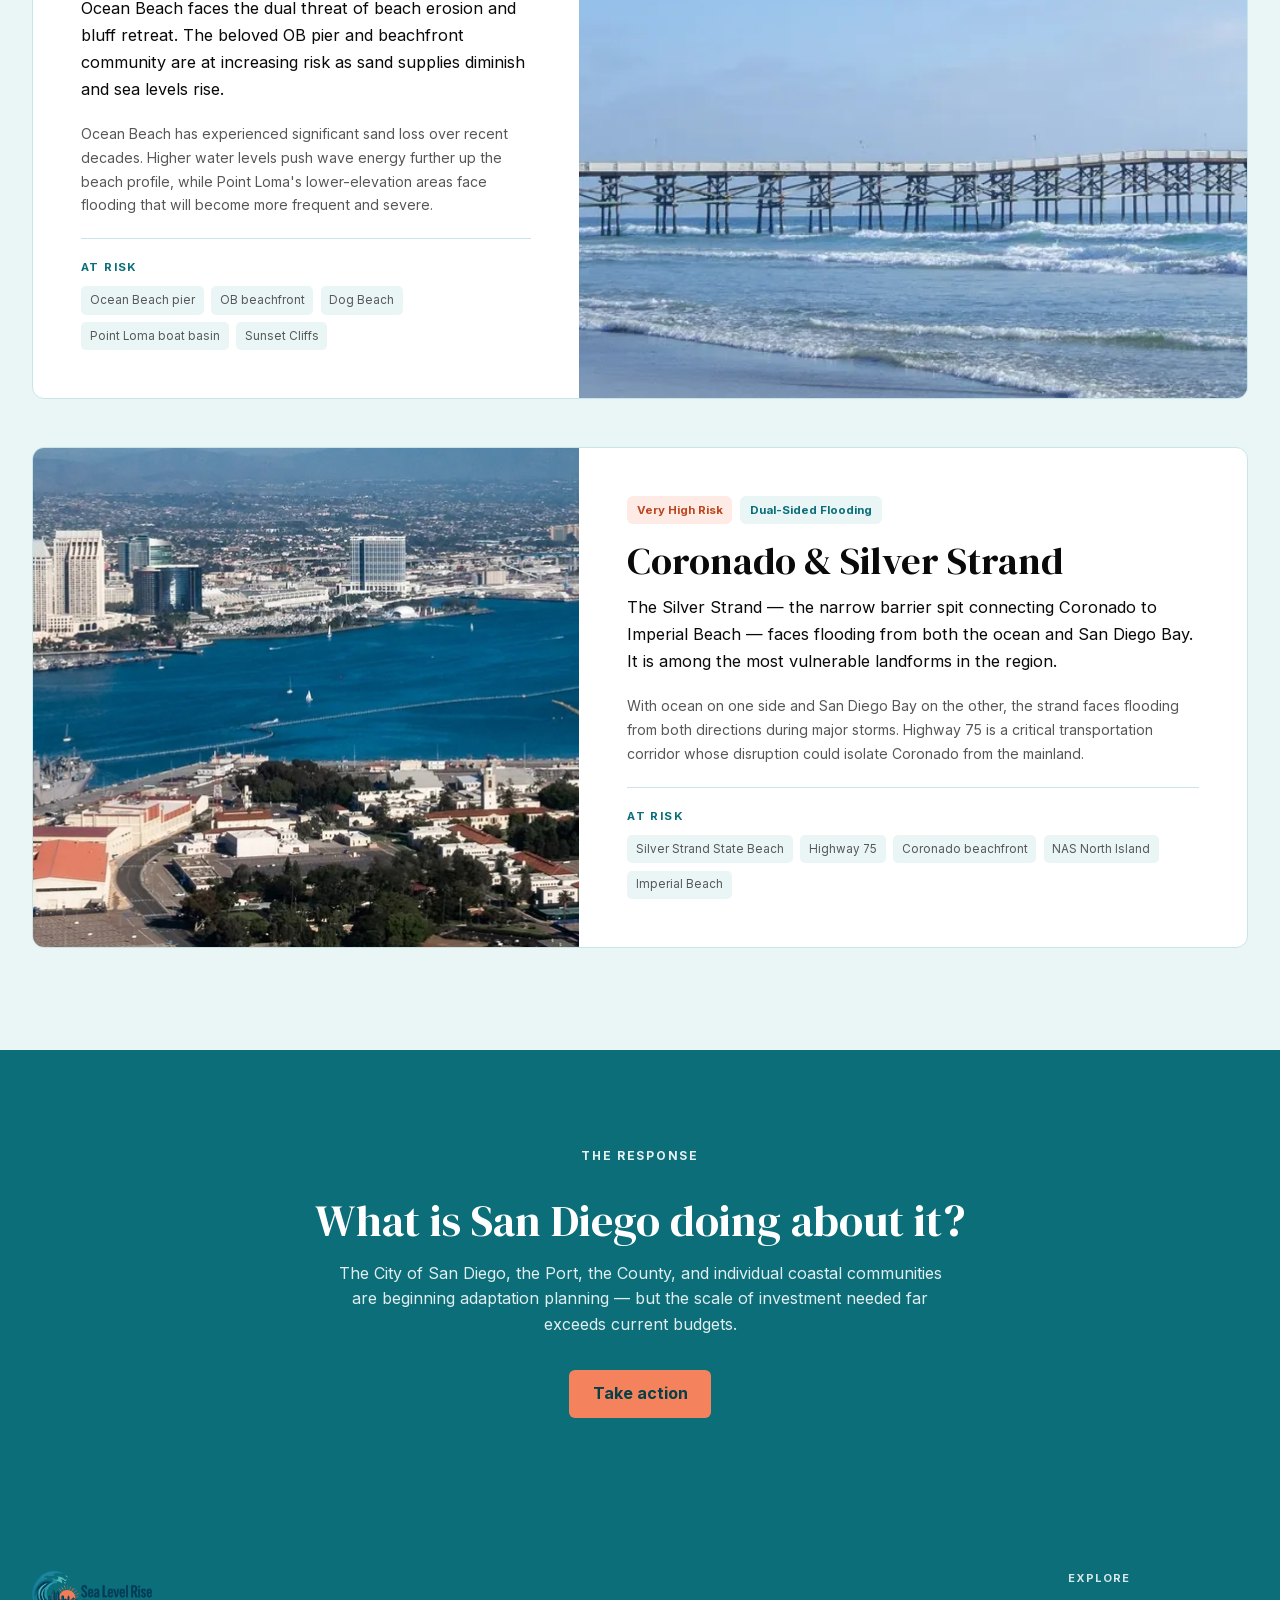
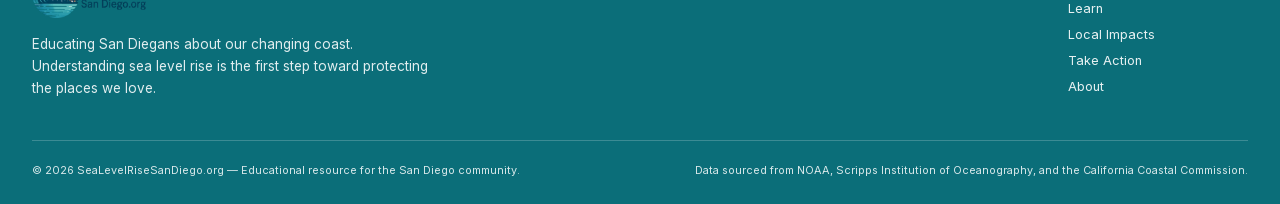
<file: impacts/index.html>
<!doctype html>
<html lang="en">
  <head>
    <meta charset="utf-8" />
    <meta name="viewport" content="width=device-width, initial-scale=1" />
    <title>Local Impacts — Sea Level Rise San Diego</title>
    <meta name="description" content="See how sea level rise threatens La Jolla, Mission Bay, downtown, Ocean Beach, Coronado, and the Silver Strand." />
    <meta name="theme-color" content="#0b6e79" />
    <link rel="icon" href="/assets/images/logo.webp" type="image/webp" />
    <link rel="stylesheet" href="/assets/css/styles.css" />
    <script>document.documentElement.classList.add("js")</script>
  </head>
  <body>
    <a class="skip-link" href="#main">Skip to content</a>
    <header class="site-header"><div class="container header-inner"><a class="brand" href="/" aria-label="Sea Level Rise San Diego home"><img src="/assets/images/logo.webp" alt="Sea Level Rise San Diego" width="143" height="56" /></a><nav class="desktop-nav" aria-label="Main navigation"><a href="/learn/">Learn</a><a href="/impacts/" aria-current="page">Local Impacts</a><a href="/about/">About</a><a class="nav-cta" href="/action/">Take Action</a></nav><button class="menu-toggle" type="button" aria-label="Open menu" aria-expanded="false" aria-controls="mobile-nav" data-menu-toggle><span></span></button><nav class="mobile-nav" id="mobile-nav" aria-label="Mobile navigation" data-mobile-nav><a href="/learn/">Learn</a><a href="/impacts/" aria-current="page">Local Impacts</a><a href="/about/">About</a><a class="nav-cta" href="/action/">Take Action</a></nav></div></header>

    <main id="main">
      <section class="page-hero has-image">
        <img class="page-hero-image" src="/assets/images/impacts/hero.webp" alt="San Diego coastal cliffs and homes at risk from sea level rise" width="1920" height="1080" fetchpriority="high" />
        <div class="page-hero-inner"><p class="eyebrow">Local Impacts</p><h1>San Diego’s Most Vulnerable Neighborhoods</h1><p>Sea level rise doesn't affect every community equally. From La Jolla's eroding cliffs to downtown's low-lying waterfront, here's what's at stake — neighborhood by neighborhood.</p></div>
      </section>

      <section class="section">
        <div class="container metrics-split">
          <div class="body-copy reveal"><h2>17 miles of coastline at risk</h2><p>San Diego County has approximately 70 miles of coastline, with the City of San Diego responsible for roughly 17 miles of beaches, bays, and waterfront. Under intermediate sea level rise projections, significant portions of this coastline face chronic flooding, accelerated erosion, and permanent inundation by 2050.</p><p>The impacts are not uniform. Low-lying areas like Mission Bay and the downtown Embarcadero face flooding risk. Coastal bluff communities like La Jolla and Ocean Beach face accelerated erosion. And communities along the Silver Strand face threats from both sides — ocean and bay.</p></div>
          <div class="metric-grid reveal" aria-label="Local risk metrics"><div class="metric-card"><strong>17 mi</strong><span>City of San Diego coastline</span></div><div class="metric-card"><strong>$2B+</strong><span>Estimated infrastructure at risk</span></div><div class="metric-card"><strong>2050</strong><span>Year significant impacts expected</span></div><div class="metric-card"><strong>4 ft</strong><span>High-end projection by 2100</span></div></div>
        </div>
      </section>

      <section class="section section-muted">
        <div class="container">
          <div class="section-heading reveal"><p class="eyebrow">Neighborhood breakdown</p><h2>Area by area</h2></div>
          <div class="neighborhood-list">
            <article class="neighborhood reveal" id="la-jolla">
              <div class="neighborhood-media"><img src="/assets/images/impacts/la-jolla.webp" alt="La Jolla and Torrey Pines coastline" width="1200" height="900" loading="lazy" /></div>
              <div class="neighborhood-body"><div class="risk-row"><span class="risk-tag high">High Risk</span><span class="risk-tag">Coastal Erosion</span></div><h3>La Jolla &amp; Torrey Pines</h3><p class="lead">La Jolla's iconic sandstone bluffs are eroding at an accelerating rate. The cliffs that define the neighborhood's character are retreating, threatening homes, roads, and the beloved Cove.</p><p class="detail">The sandstone cliffs of La Jolla are naturally soft and susceptible to wave action. Sea level rise increases the frequency and intensity of wave impacts at the cliff base. Torrey Pines State Beach could disappear under high sea level rise scenarios without major intervention.</p><div class="at-risk"><strong>At risk</strong><div class="tag-list"><span>Coastal bluff homes</span><span>Coast Boulevard</span><span>La Jolla Cove</span><span>Torrey Pines State Beach</span><span>Scripps Pier</span></div></div></div>
            </article>
            <article class="neighborhood reveal" id="mission-bay">
              <div class="neighborhood-media"><img src="/assets/images/impacts/mission-bay.webp" alt="Mission Bay shoreline and recreation areas" width="1200" height="900" loading="lazy" /></div>
              <div class="neighborhood-body"><div class="risk-row"><span class="risk-tag high">Very High Risk</span><span class="risk-tag">Flooding &amp; Inundation</span></div><h3>Mission Bay</h3><p class="lead">Mission Bay Park — San Diego's 4,600-acre aquatic playground — sits at near sea level. Rising bay waters threaten the park's beaches, facilities, and the surrounding residential neighborhoods.</p><p class="detail">Mission Bay is a low-lying enclosed bay with minimal elevation above current sea level. Even modest sea level rise will cause chronic flooding of park beaches and facilities. The city has begun planning for adaptation, including potential managed retreat and elevation of critical infrastructure.</p><div class="at-risk"><strong>At risk</strong><div class="tag-list"><span>Mission Bay Park beaches</span><span>Mission Beach boardwalk</span><span>Pacific Beach</span><span>SeaWorld San Diego</span><span>Fiesta Island</span></div></div></div>
            </article>
            <article class="neighborhood reveal" id="downtown">
              <div class="neighborhood-media"><img src="/assets/images/impacts/downtown.webp" alt="Downtown San Diego and the Embarcadero" width="1200" height="900" loading="lazy" /></div>
              <div class="neighborhood-body"><div class="risk-row"><span class="risk-tag high">High Risk</span><span class="risk-tag">Storm Surge &amp; Flooding</span></div><h3>Downtown &amp; Embarcadero</h3><p class="lead">Downtown San Diego's waterfront sits just feet above sea level. The Embarcadero, convention center, and Seaport Village face increasing flood risk from both sea level rise and intensified storm surges.</p><p class="detail">Much of downtown's waterfront was built on filled land, leaving it at low elevation. The Port of San Diego has begun incorporating sea level rise into long-term planning, including raised promenades and flood-resilient landscaping.</p><div class="at-risk"><strong>At risk</strong><div class="tag-list"><span>Embarcadero</span><span>Convention Center</span><span>Seaport Village</span><span>Petco Park</span><span>Gaslamp Quarter</span></div></div></div>
            </article>
            <article class="neighborhood reveal" id="ocean-beach">
              <div class="neighborhood-media"><img src="/assets/images/impacts/ocean-beach.webp" alt="Ocean Beach and Point Loma coastline" width="1200" height="900" loading="lazy" /></div>
              <div class="neighborhood-body"><div class="risk-row"><span class="risk-tag high">Moderate–High Risk</span><span class="risk-tag">Beach Loss &amp; Erosion</span></div><h3>Ocean Beach &amp; Point Loma</h3><p class="lead">Ocean Beach faces the dual threat of beach erosion and bluff retreat. The beloved OB pier and beachfront community are at increasing risk as sand supplies diminish and sea levels rise.</p><p class="detail">Ocean Beach has experienced significant sand loss over recent decades. Higher water levels push wave energy further up the beach profile, while Point Loma's lower-elevation areas face flooding that will become more frequent and severe.</p><div class="at-risk"><strong>At risk</strong><div class="tag-list"><span>Ocean Beach pier</span><span>OB beachfront</span><span>Dog Beach</span><span>Point Loma boat basin</span><span>Sunset Cliffs</span></div></div></div>
            </article>
            <article class="neighborhood reveal" id="coronado">
              <div class="neighborhood-media"><img src="/assets/images/impacts/coronado.webp" alt="Coronado and the Silver Strand" width="1200" height="900" loading="lazy" /></div>
              <div class="neighborhood-body"><div class="risk-row"><span class="risk-tag high">Very High Risk</span><span class="risk-tag">Dual-Sided Flooding</span></div><h3>Coronado &amp; Silver Strand</h3><p class="lead">The Silver Strand — the narrow barrier spit connecting Coronado to Imperial Beach — faces flooding from both the ocean and San Diego Bay. It is among the most vulnerable landforms in the region.</p><p class="detail">With ocean on one side and San Diego Bay on the other, the strand faces flooding from both directions during major storms. Highway 75 is a critical transportation corridor whose disruption could isolate Coronado from the mainland.</p><div class="at-risk"><strong>At risk</strong><div class="tag-list"><span>Silver Strand State Beach</span><span>Highway 75</span><span>Coronado beachfront</span><span>NAS North Island</span><span>Imperial Beach</span></div></div></div>
            </article>
          </div>
        </div>
      </section>

      <section class="contact-band"><div class="narrow reveal"><p class="eyebrow">The response</p><h2>What is San Diego doing about it?</h2><p>The City of San Diego, the Port, the County, and individual coastal communities are beginning adaptation planning — but the scale of investment needed far exceeds current budgets.</p><a class="button" href="/action/">Take action</a></div></section>
    </main>

    <footer class="site-footer"><div class="container"><div class="footer-grid"><div class="footer-brand"><img src="/assets/images/logo-dark.webp" alt="Sea Level Rise San Diego" width="120" height="48" loading="lazy" /><p>Educating San Diegans about our changing coast. Understanding sea level rise is the first step toward protecting the places we love.</p></div><div class="footer-nav"><p>Explore</p><nav aria-label="Footer links"><a href="/learn/">Learn</a><a href="/impacts/">Local Impacts</a><a href="/action/">Take Action</a><a href="/about/">About</a></nav></div></div><div class="footer-bottom"><span>© 2026 SeaLevelRiseSanDiego.org — Educational resource for the San Diego community.</span><span>Data sourced from NOAA, Scripps Institution of Oceanography, and the California Coastal Commission.</span></div></div></footer>
    <script src="/assets/js/site.js" defer></script>
  </body>
</html>
</file>
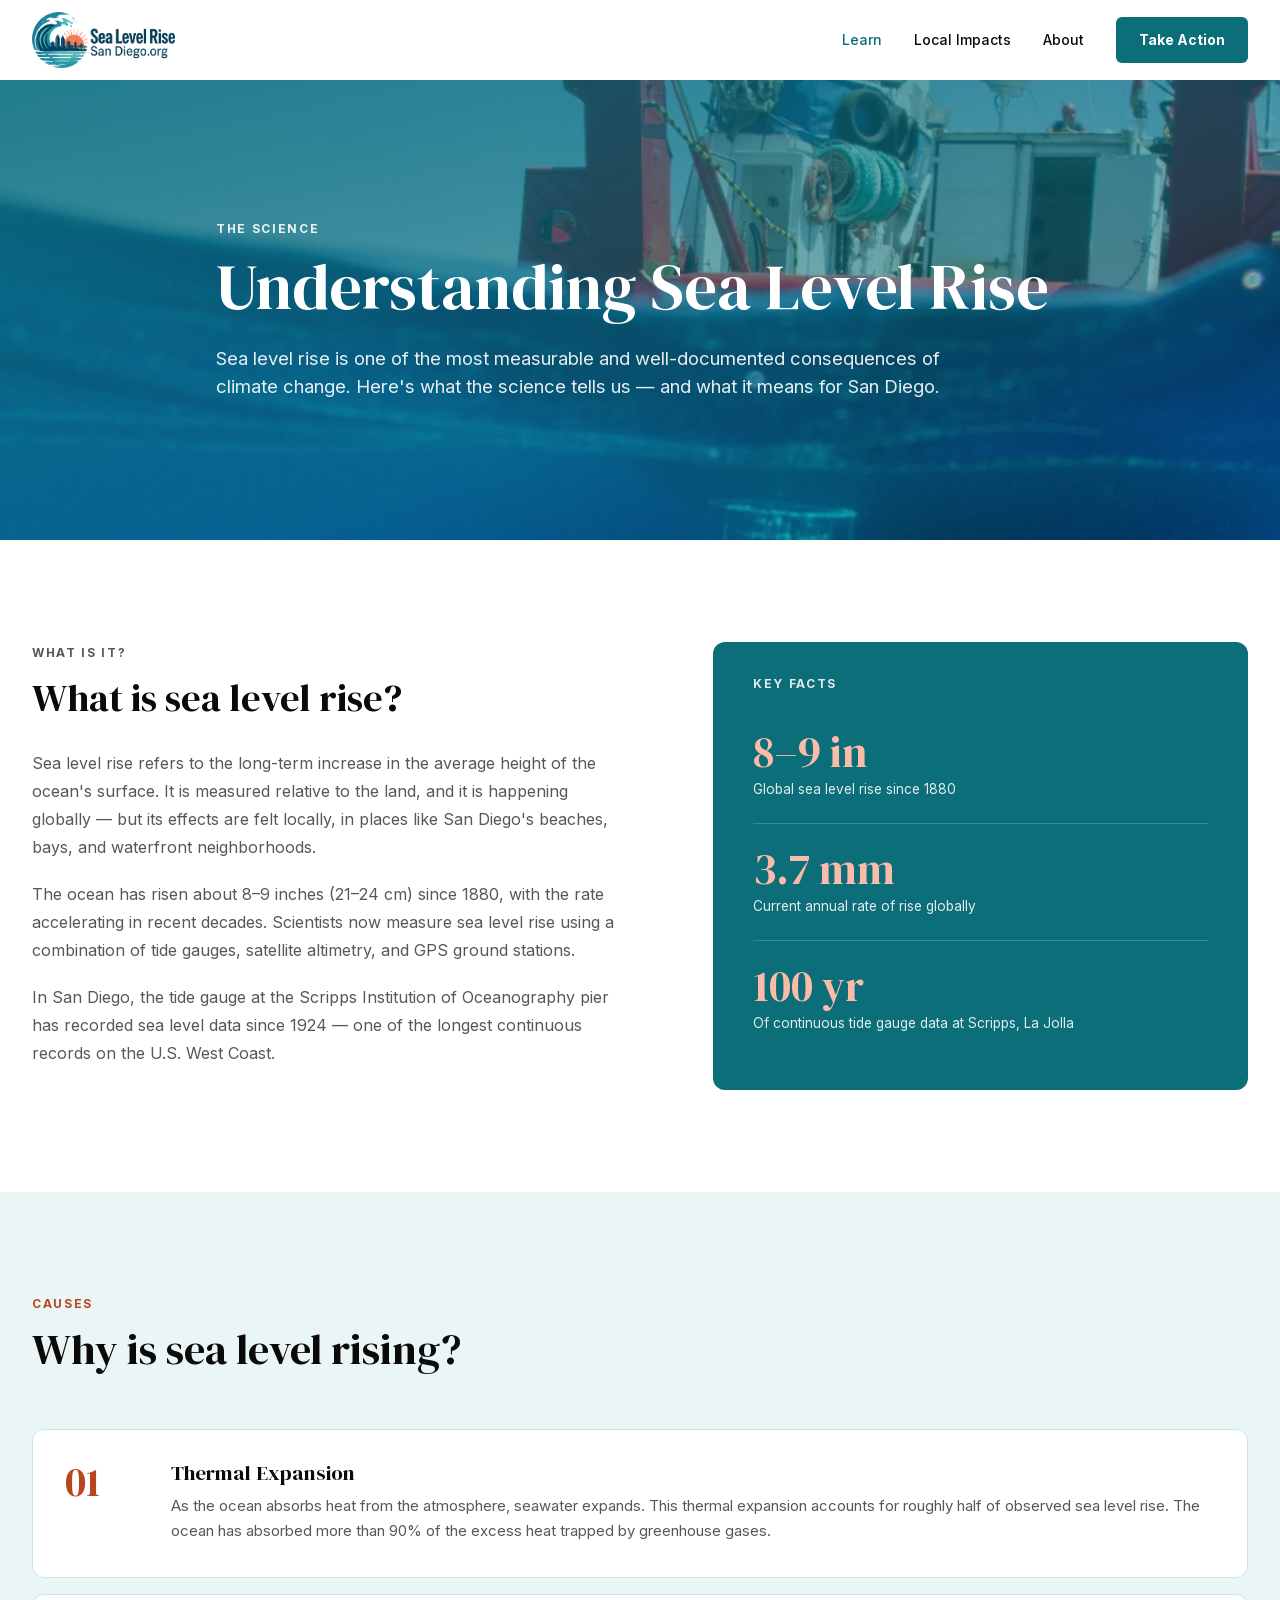
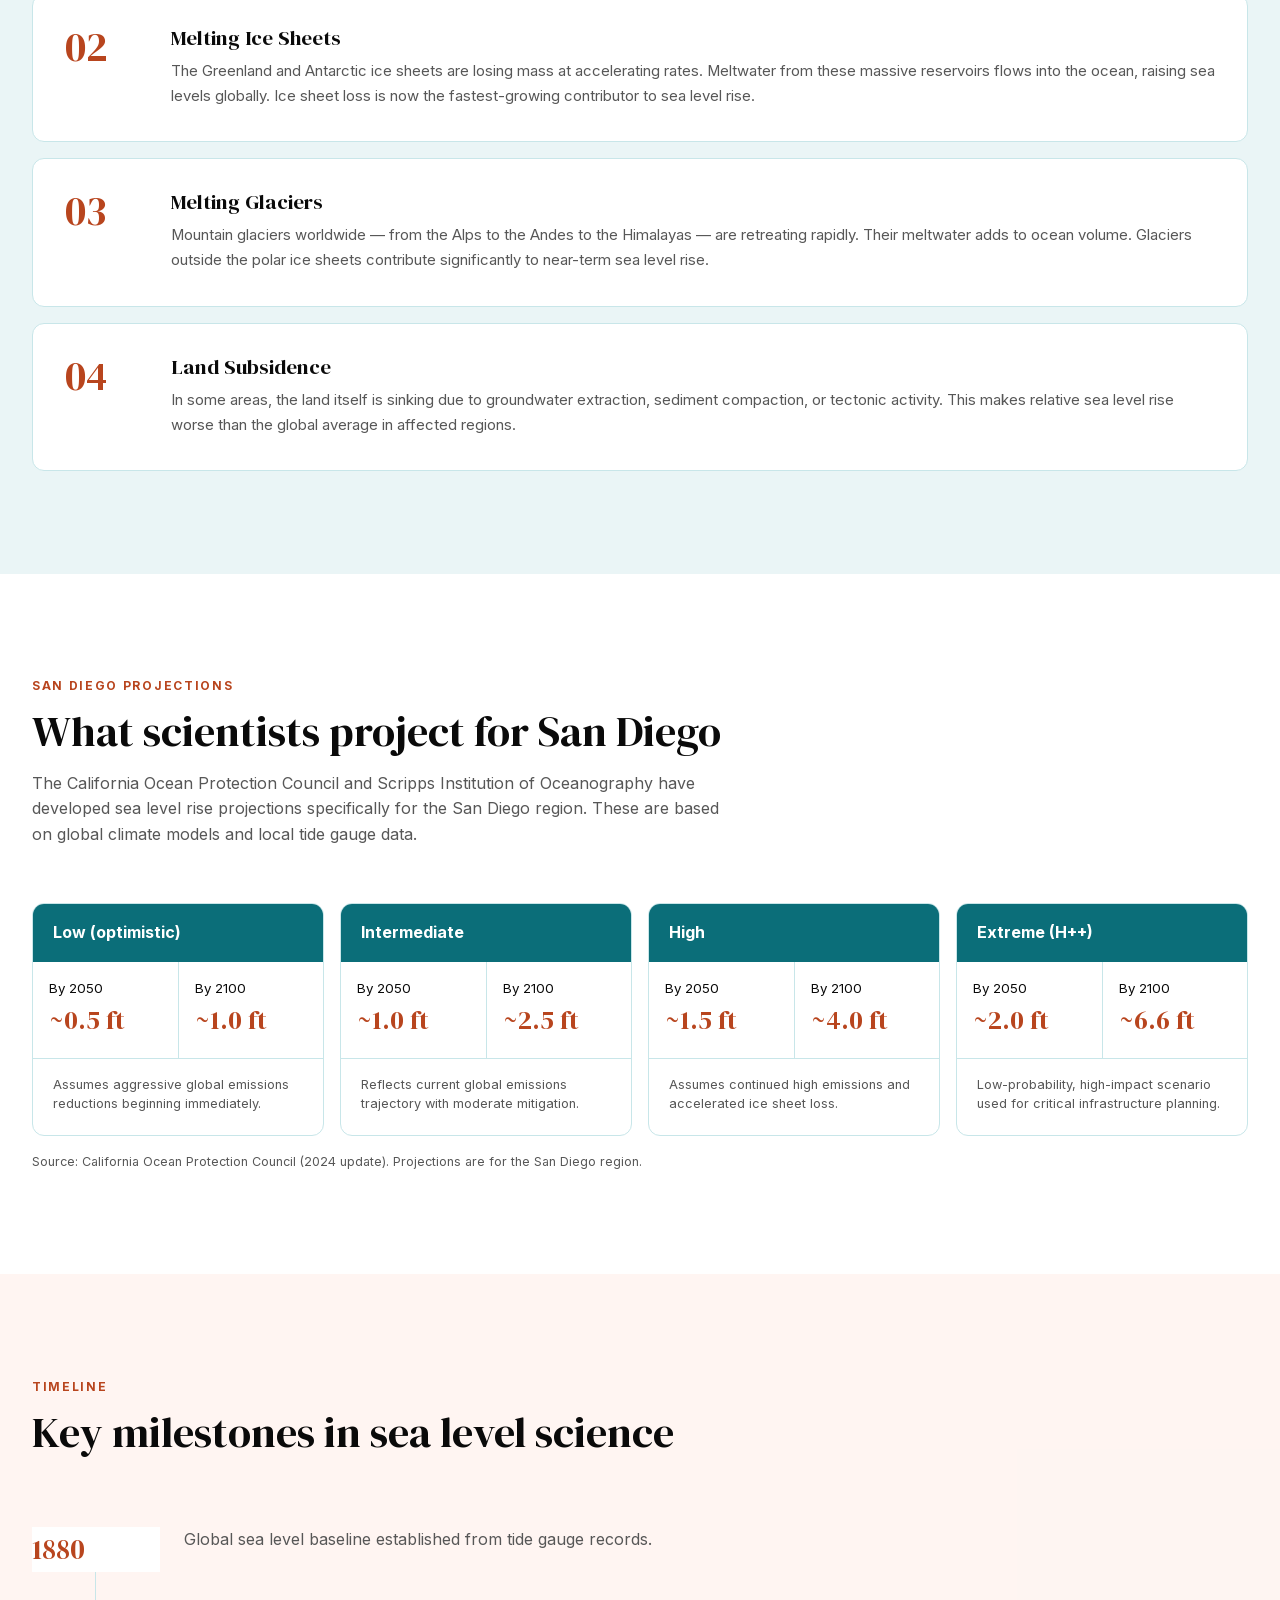
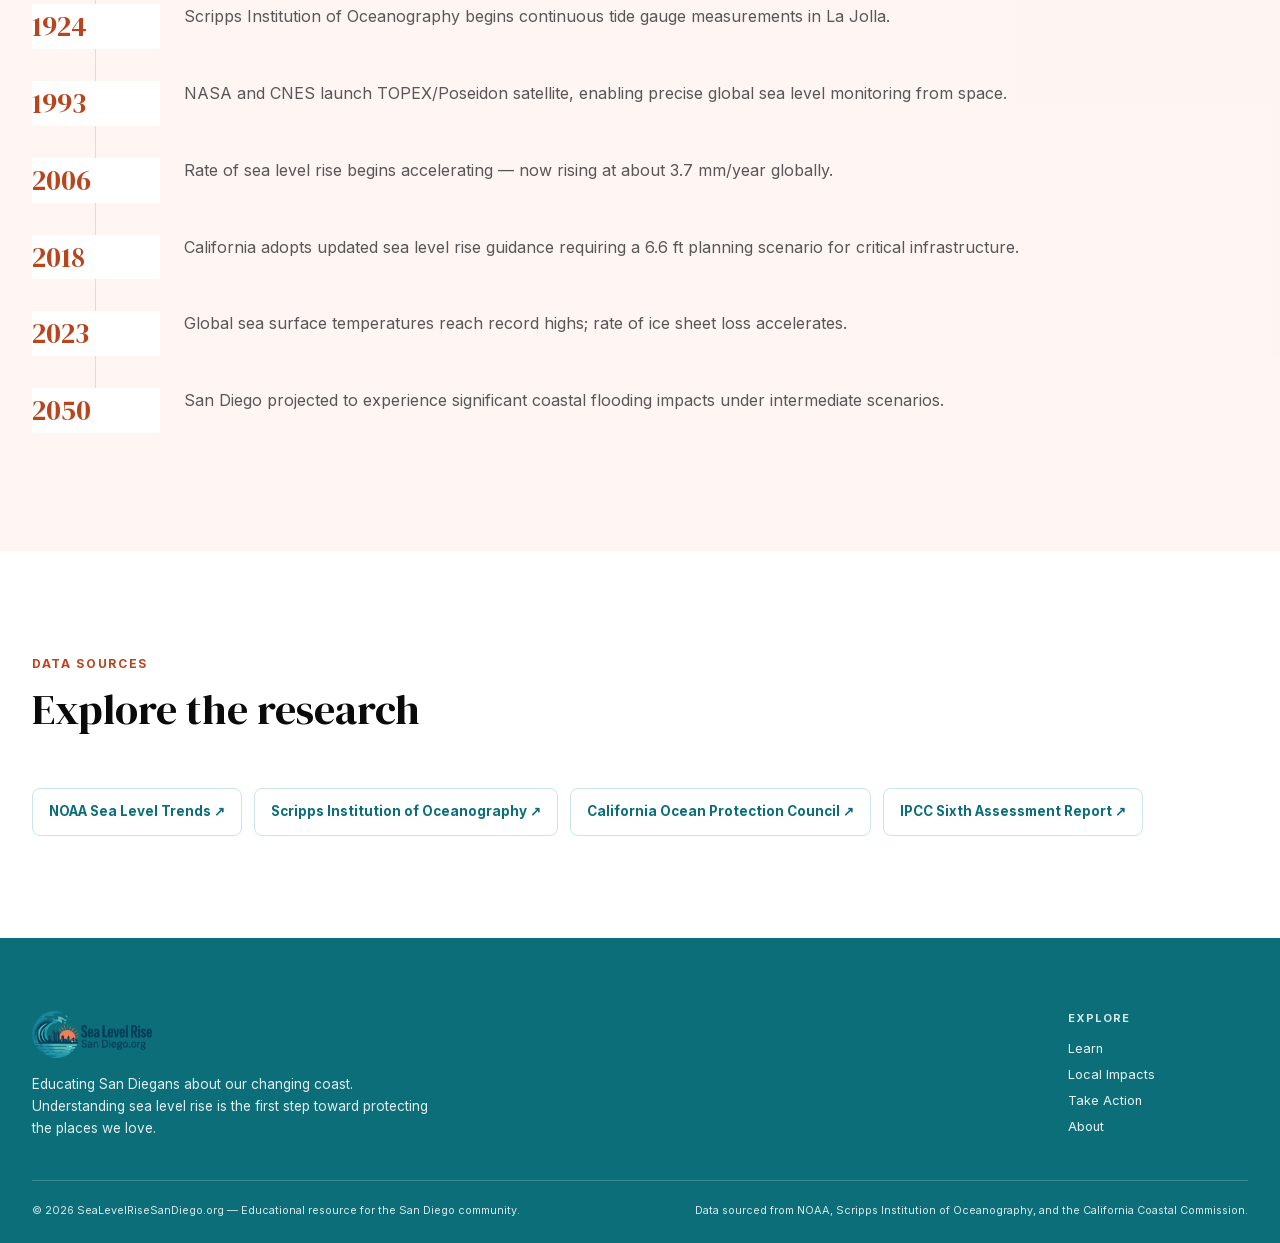
<file: learn/index.html>
<!doctype html>
<html lang="en">
  <head>
    <meta charset="utf-8" />
    <meta name="viewport" content="width=device-width, initial-scale=1" />
    <title>Understanding Sea Level Rise — Sea Level Rise San Diego</title>
    <meta name="description" content="Understand the causes, measurements, and projections behind sea level rise in San Diego." />
    <meta name="theme-color" content="#0b6e79" />
    <link rel="icon" href="/assets/images/logo.webp" type="image/webp" />
    <link rel="stylesheet" href="/assets/css/styles.css" />
    <script>document.documentElement.classList.add("js")</script>
  </head>
  <body>
    <a class="skip-link" href="#main">Skip to content</a>
    <header class="site-header">
      <div class="container header-inner">
        <a class="brand" href="/" aria-label="Sea Level Rise San Diego home"><img src="/assets/images/logo.webp" alt="Sea Level Rise San Diego" width="143" height="56" /></a>
        <nav class="desktop-nav" aria-label="Main navigation"><a href="/learn/" aria-current="page">Learn</a><a href="/impacts/">Local Impacts</a><a href="/about/">About</a><a class="nav-cta" href="/action/">Take Action</a></nav>
        <button class="menu-toggle" type="button" aria-label="Open menu" aria-expanded="false" aria-controls="mobile-nav" data-menu-toggle><span></span></button>
        <nav class="mobile-nav" id="mobile-nav" aria-label="Mobile navigation" data-mobile-nav><a href="/learn/" aria-current="page">Learn</a><a href="/impacts/">Local Impacts</a><a href="/about/">About</a><a class="nav-cta" href="/action/">Take Action</a></nav>
      </div>
    </header>

    <main id="main">
      <section class="page-hero has-image">
        <img class="page-hero-image" src="/assets/images/learn/hero.webp" alt="Ocean scientific research vessel" width="1920" height="1080" fetchpriority="high" />
        <div class="page-hero-inner">
          <p class="eyebrow">The Science</p>
          <h1>Understanding Sea Level Rise</h1>
          <p>Sea level rise is one of the most measurable and well-documented consequences of climate change. Here's what the science tells us — and what it means for San Diego.</p>
        </div>
      </section>

      <section class="section">
        <div class="container two-column">
          <div class="body-copy reveal">
            <div><p class="eyebrow">What is it?</p><h2>What is sea level rise?</h2></div>
            <p>Sea level rise refers to the long-term increase in the average height of the ocean's surface. It is measured relative to the land, and it is happening globally — but its effects are felt locally, in places like San Diego's beaches, bays, and waterfront neighborhoods.</p>
            <p>The ocean has risen about 8–9 inches (21–24 cm) since 1880, with the rate accelerating in recent decades. Scientists now measure sea level rise using a combination of tide gauges, satellite altimetry, and GPS ground stations.</p>
            <p>In San Diego, the tide gauge at the Scripps Institution of Oceanography pier has recorded sea level data since 1924 — one of the longest continuous records on the U.S. West Coast.</p>
          </div>
          <aside class="facts-panel reveal" aria-label="Key facts">
            <p class="eyebrow">Key facts</p>
            <div class="fact-row"><strong>8–9 in</strong><span>Global sea level rise since 1880</span></div>
            <div class="fact-row"><strong>3.7 mm</strong><span>Current annual rate of rise globally</span></div>
            <div class="fact-row"><strong>100 yr</strong><span>Of continuous tide gauge data at Scripps, La Jolla</span></div>
          </aside>
        </div>
      </section>

      <section class="section section-muted">
        <div class="container">
          <div class="section-heading reveal"><p class="eyebrow">Causes</p><h2>Why is sea level rising?</h2></div>
          <div class="cause-list">
            <article class="cause-item reveal"><div class="step-number">01</div><div><h3>Thermal Expansion</h3><p>As the ocean absorbs heat from the atmosphere, seawater expands. This thermal expansion accounts for roughly half of observed sea level rise. The ocean has absorbed more than 90% of the excess heat trapped by greenhouse gases.</p></div></article>
            <article class="cause-item reveal"><div class="step-number">02</div><div><h3>Melting Ice Sheets</h3><p>The Greenland and Antarctic ice sheets are losing mass at accelerating rates. Meltwater from these massive reservoirs flows into the ocean, raising sea levels globally. Ice sheet loss is now the fastest-growing contributor to sea level rise.</p></div></article>
            <article class="cause-item reveal"><div class="step-number">03</div><div><h3>Melting Glaciers</h3><p>Mountain glaciers worldwide — from the Alps to the Andes to the Himalayas — are retreating rapidly. Their meltwater adds to ocean volume. Glaciers outside the polar ice sheets contribute significantly to near-term sea level rise.</p></div></article>
            <article class="cause-item reveal"><div class="step-number">04</div><div><h3>Land Subsidence</h3><p>In some areas, the land itself is sinking due to groundwater extraction, sediment compaction, or tectonic activity. This makes relative sea level rise worse than the global average in affected regions.</p></div></article>
          </div>
        </div>
      </section>

      <section class="section">
        <div class="container">
          <div class="section-heading reveal">
            <p class="eyebrow">San Diego Projections</p>
            <h2>What scientists project for San Diego</h2>
            <p>The California Ocean Protection Council and Scripps Institution of Oceanography have developed sea level rise projections specifically for the San Diego region. These are based on global climate models and local tide gauge data.</p>
          </div>
          <div class="projection-grid">
            <article class="projection-card reveal"><header>Low (optimistic)</header><div class="projection-values"><div><small>By 2050</small><strong>~0.5 ft</strong></div><div><small>By 2100</small><strong>~1.0 ft</strong></div></div><p>Assumes aggressive global emissions reductions beginning immediately.</p></article>
            <article class="projection-card reveal"><header>Intermediate</header><div class="projection-values"><div><small>By 2050</small><strong>~1.0 ft</strong></div><div><small>By 2100</small><strong>~2.5 ft</strong></div></div><p>Reflects current global emissions trajectory with moderate mitigation.</p></article>
            <article class="projection-card reveal"><header>High</header><div class="projection-values"><div><small>By 2050</small><strong>~1.5 ft</strong></div><div><small>By 2100</small><strong>~4.0 ft</strong></div></div><p>Assumes continued high emissions and accelerated ice sheet loss.</p></article>
            <article class="projection-card reveal"><header>Extreme (H++)</header><div class="projection-values"><div><small>By 2050</small><strong>~2.0 ft</strong></div><div><small>By 2100</small><strong>~6.6 ft</strong></div></div><p>Low-probability, high-impact scenario used for critical infrastructure planning.</p></article>
          </div>
          <p class="source-note">Source: California Ocean Protection Council (2024 update). Projections are for the San Diego region.</p>
        </div>
      </section>

      <section class="section section-soft">
        <div class="container">
          <div class="section-heading reveal"><p class="eyebrow">Timeline</p><h2>Key milestones in sea level science</h2></div>
          <div class="timeline reveal">
            <div class="timeline-item"><strong>1880</strong><p>Global sea level baseline established from tide gauge records.</p></div>
            <div class="timeline-item"><strong>1924</strong><p>Scripps Institution of Oceanography begins continuous tide gauge measurements in La Jolla.</p></div>
            <div class="timeline-item"><strong>1993</strong><p>NASA and CNES launch TOPEX/Poseidon satellite, enabling precise global sea level monitoring from space.</p></div>
            <div class="timeline-item"><strong>2006</strong><p>Rate of sea level rise begins accelerating — now rising at about 3.7 mm/year globally.</p></div>
            <div class="timeline-item"><strong>2018</strong><p>California adopts updated sea level rise guidance requiring a 6.6 ft planning scenario for critical infrastructure.</p></div>
            <div class="timeline-item"><strong>2023</strong><p>Global sea surface temperatures reach record highs; rate of ice sheet loss accelerates.</p></div>
            <div class="timeline-item"><strong>2050</strong><p>San Diego projected to experience significant coastal flooding impacts under intermediate scenarios.</p></div>
          </div>
        </div>
      </section>

      <section class="section">
        <div class="container">
          <div class="section-heading reveal"><p class="eyebrow">Data Sources</p><h2>Explore the research</h2></div>
          <div class="link-list reveal">
            <a class="source-link" href="https://tidesandcurrents.noaa.gov/sltrends/" target="_blank" rel="noreferrer">NOAA Sea Level Trends ↗</a>
            <a class="source-link" href="https://scripps.ucsd.edu" target="_blank" rel="noreferrer">Scripps Institution of Oceanography ↗</a>
            <a class="source-link" href="https://www.opc.ca.gov" target="_blank" rel="noreferrer">California Ocean Protection Council ↗</a>
            <a class="source-link" href="https://www.ipcc.ch/assessment-report/ar6/" target="_blank" rel="noreferrer">IPCC Sixth Assessment Report ↗</a>
          </div>
        </div>
      </section>
    </main>

    <footer class="site-footer"><div class="container"><div class="footer-grid"><div class="footer-brand"><img src="/assets/images/logo-dark.webp" alt="Sea Level Rise San Diego" width="120" height="48" loading="lazy" /><p>Educating San Diegans about our changing coast. Understanding sea level rise is the first step toward protecting the places we love.</p></div><div class="footer-nav"><p>Explore</p><nav aria-label="Footer links"><a href="/learn/">Learn</a><a href="/impacts/">Local Impacts</a><a href="/action/">Take Action</a><a href="/about/">About</a></nav></div></div><div class="footer-bottom"><span>© 2026 SeaLevelRiseSanDiego.org — Educational resource for the San Diego community.</span><span>Data sourced from NOAA, Scripps Institution of Oceanography, and the California Coastal Commission.</span></div></div></footer>
    <script src="/assets/js/site.js" defer></script>
  </body>
</html>
</file>
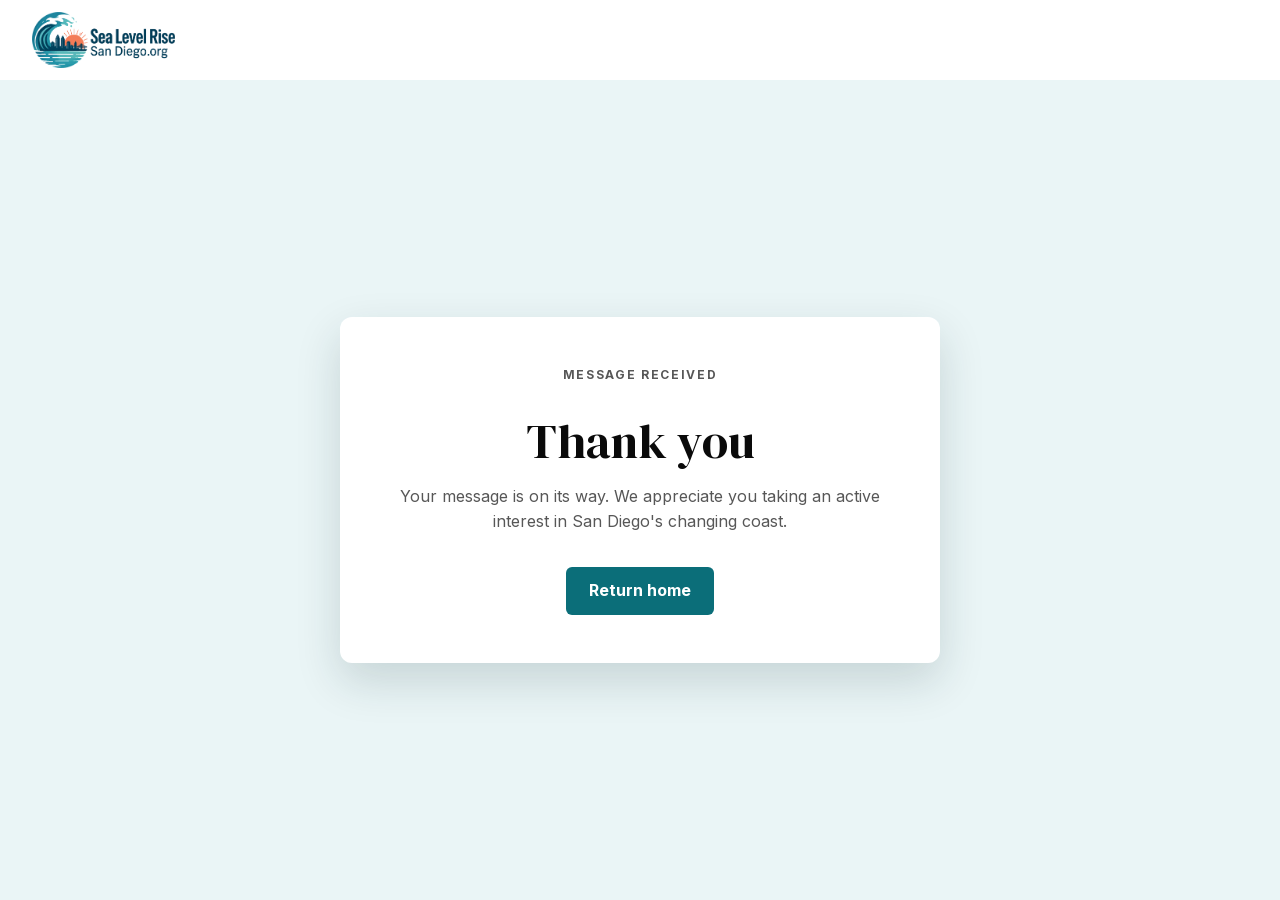
<file: thanks/index.html>
<!doctype html>
<html lang="en">
  <head>
    <meta charset="utf-8" />
    <meta name="viewport" content="width=device-width, initial-scale=1" />
    <title>Thank You — Sea Level Rise San Diego</title>
    <meta name="theme-color" content="#0b6e79" />
    <link rel="stylesheet" href="/assets/css/styles.css" />
  </head>
  <body>
    <header class="site-header"><div class="container header-inner"><a class="brand" href="/"><img src="/assets/images/logo.webp" alt="Sea Level Rise San Diego" width="143" height="56" /></a></div></header>
    <main class="thanks"><div class="thanks-card"><p class="eyebrow">Message received</p><h1>Thank you</h1><p>Your message is on its way. We appreciate you taking an active interest in San Diego's changing coast.</p><a class="button" href="/">Return home</a></div></main>
  </body>
</html>
</file>
<file: assets/css/styles.css>
@font-face {
  font-family: "DM Serif Display";
  src: url("../fonts/dm-serif-display.woff2") format("woff2");
  font-style: normal;
  font-weight: 400;
  font-display: swap;
}

@font-face {
  font-family: "Inter";
  src: url("../fonts/inter.woff2") format("woff2");
  font-style: normal;
  font-weight: 100 900;
  font-display: swap;
}

:root {
  --ink: hsl(0 0% 4%);
  --ink-soft: hsl(0 0% 34%);
  --primary: hsl(186 83% 26%);
  --primary-deep: hsl(186 82% 15%);
  --primary-light: hsl(185 40% 94%);
  --accent: hsl(15 87% 66%);
  --accent-on-light: hsl(15 72% 42%);
  --accent-on-dark: hsl(15 90% 82%);
  --border: hsl(185 43% 85%);
  --white: hsl(0 0% 100%);
  --page: hsl(0 0% 100%);
  --hero-overlay: linear-gradient(160deg, hsl(186 83% 26% / 0.82) 0%, hsl(186 83% 26% / 0.55) 60%, hsl(0 0% 0% / 0.25) 100%);
  --font-sans: "Inter", -apple-system, BlinkMacSystemFont, "Segoe UI", sans-serif;
  --font-heading: "DM Serif Display", Georgia, serif;
  --shadow-sm: 0 6px 18px hsl(186 60% 12% / 0.09);
  --shadow-lg: 0 18px 45px hsl(186 60% 12% / 0.16);
  --radius: 12px;
  --container: 1216px;
  color-scheme: light;
}

*,
*::before,
*::after {
  box-sizing: border-box;
}

html {
  scroll-behavior: smooth;
}

body {
  margin: 0;
  background: var(--page);
  color: var(--ink);
  font-family: var(--font-sans);
  line-height: 1.6;
  -webkit-font-smoothing: antialiased;
}

body.nav-open {
  overflow: hidden;
}

::selection {
  background: var(--accent);
  color: var(--primary-deep);
}

::-webkit-scrollbar {
  width: 11px;
}

::-webkit-scrollbar-track {
  background: var(--primary-light);
}

::-webkit-scrollbar-thumb {
  background: var(--primary);
  border: 3px solid var(--primary-light);
  border-radius: 99px;
}

img {
  display: block;
  max-width: 100%;
}

a {
  color: inherit;
  text-decoration-thickness: 1px;
  text-underline-offset: 0.18em;
}

button,
input,
select,
textarea {
  font: inherit;
}

button,
a {
  -webkit-tap-highlight-color: transparent;
}

:focus-visible {
  outline: 3px solid var(--white);
  outline-offset: 2px;
  box-shadow: 0 0 0 6px var(--primary-deep);
}

h1,
h2,
h3,
h4,
p {
  margin: 0;
}

h1,
h2,
h3,
h4 {
  font-family: var(--font-heading);
  font-weight: 400;
  line-height: 1.08;
}

.skip-link {
  position: fixed;
  left: 1rem;
  top: -5rem;
  z-index: 100;
  padding: 0.7rem 1rem;
  border-radius: 8px;
  background: var(--primary-deep);
  color: var(--white);
  font-weight: 700;
  transition: top 160ms ease-out;
}

.sr-only {
  position: absolute;
  width: 1px;
  height: 1px;
  padding: 0;
  margin: -1px;
  overflow: hidden;
  clip: rect(0, 0, 0, 0);
  white-space: nowrap;
  border: 0;
}

.skip-link:focus {
  top: 1rem;
}

.container {
  width: min(calc(100% - 2rem), var(--container));
  margin-inline: auto;
}

.narrow {
  width: min(calc(100% - 2rem), 848px);
  margin-inline: auto;
}

.site-header {
  position: relative;
  z-index: 30;
  height: 80px;
  background: var(--white);
}

.header-inner {
  height: 100%;
  display: flex;
  align-items: center;
  justify-content: space-between;
  gap: 2rem;
}

.brand {
  display: block;
  flex: 0 0 auto;
}

.brand img {
  width: 143px;
  height: 56px;
  object-fit: contain;
}

.desktop-nav,
.mobile-nav {
  font-size: 0.875rem;
  font-weight: 500;
}

.desktop-nav {
  display: flex;
  align-items: center;
  gap: 2rem;
}

.desktop-nav a {
  text-decoration: none;
  transition: color 150ms ease-out;
}

.desktop-nav a:not(.nav-cta):hover,
.desktop-nav a[aria-current="page"]:not(.nav-cta) {
  color: var(--primary);
}

.nav-cta,
.button {
  display: inline-flex;
  align-items: center;
  justify-content: center;
  min-height: 44px;
  border: 0;
  border-radius: 6px;
  padding: 0.72rem 1.45rem;
  background: var(--primary);
  color: var(--white);
  font-weight: 700;
  text-decoration: none;
  cursor: pointer;
  transition: transform 160ms ease-out, background-color 160ms ease-out, box-shadow 160ms ease-out;
}

.nav-cta:hover,
.button:hover {
  background: hsl(186 83% 22%);
  transform: translateY(-1px);
  box-shadow: var(--shadow-sm);
}

.menu-toggle,
.mobile-nav {
  display: none;
}

.hero {
  position: relative;
  min-height: calc(90vh - 0px);
  display: grid;
  place-items: center;
  overflow: hidden;
  color: var(--white);
  text-align: center;
}

.hero-image,
.page-hero-image {
  position: absolute;
  inset: 0;
  width: 100%;
  height: 100%;
  object-fit: cover;
}

.hero::after,
.page-hero.has-image::after {
  content: "";
  position: absolute;
  inset: 0;
  background: var(--hero-overlay);
  pointer-events: none;
}

.hero-content {
  position: relative;
  z-index: 1;
  width: min(calc(100% - 2rem), 900px);
  padding-block: 4rem 7rem;
}

.eyebrow {
  margin-bottom: 0.85rem;
  color: var(--accent-on-light);
  font-size: 0.75rem;
  font-weight: 700;
  letter-spacing: 0.14em;
  text-transform: uppercase;
}

.hero .eyebrow,
.page-hero .eyebrow {
  color: hsl(0 0% 100% / 0.9);
}

.hero h1 {
  max-width: 820px;
  margin-inline: auto;
  font-size: clamp(3.1rem, 5vw, 4.5rem);
}

.hero-copy {
  max-width: 690px;
  margin: 1.5rem auto 0;
  color: hsl(0 0% 100% / 0.86);
  font-size: clamp(1rem, 1.5vw, 1.25rem);
  line-height: 1.45;
}

.hero-actions {
  display: flex;
  justify-content: center;
  gap: 0.75rem;
  margin-top: 2.4rem;
}

.button-light,
.button-outline {
  min-width: 180px;
  min-height: 54px;
  border: 2px solid var(--white);
  font-size: 0.875rem;
}

.button-light {
  background: var(--white);
  color: var(--primary-deep);
}

.button-light:hover {
  background: hsl(0 0% 96%);
  color: var(--primary-deep);
}

.button-outline {
  background: transparent;
}

.button-outline:hover {
  background: hsl(0 0% 100% / 0.12);
}

.scroll-cue {
  position: absolute;
  left: 50%;
  bottom: 2rem;
  z-index: 1;
  display: grid;
  justify-items: center;
  gap: 0.35rem;
  color: hsl(0 0% 100% / 0.84);
  font-size: 0.7rem;
  letter-spacing: 0.14em;
  text-transform: uppercase;
  transform: translateX(-50%);
}

.scroll-cue::after {
  content: "";
  width: 1px;
  height: 32px;
  background: hsl(0 0% 100% / 0.35);
}

.stats-band {
  padding-block: 4rem;
  background: var(--primary);
  color: var(--white);
}

.stats-grid {
  display: grid;
  grid-template-columns: repeat(4, 1fr);
}

.stat {
  padding-inline: 1rem;
  text-align: center;
}

.stat strong {
  display: block;
  color: var(--accent-on-dark);
  font-family: var(--font-heading);
  font-size: clamp(2.9rem, 4vw, 3.75rem);
  font-weight: 400;
  line-height: 1;
  font-variant-numeric: tabular-nums;
}

.stat span {
  display: block;
  max-width: 170px;
  margin: 0.65rem auto 0;
  color: hsl(0 0% 100% / 0.88);
  font-size: 0.8rem;
  line-height: 1.35;
}

.section {
  padding-block: clamp(5rem, 8vw, 7rem);
}

.section-soft {
  background: hsl(15 87% 66% / 0.08);
}

.section-muted {
  background: var(--primary-light);
}

.section-primary {
  background: var(--primary);
  color: var(--white);
}

.section-heading {
  margin-bottom: 3.5rem;
}

.section-heading h2,
.split-copy h2,
.content-heading h2 {
  max-width: 760px;
  font-size: clamp(2rem, 3.4vw, 2.65rem);
}

.section-heading p:not(.eyebrow),
.content-heading p:not(.eyebrow) {
  max-width: 700px;
  margin-top: 1rem;
  color: var(--ink-soft);
}

.impact-list {
  display: grid;
  gap: clamp(4rem, 7vw, 5rem);
}

.impact-story {
  display: grid;
  grid-template-columns: minmax(0, 1fr) minmax(0, 1fr);
  align-items: center;
  gap: clamp(2rem, 4vw, 3.5rem);
}

.impact-story:nth-child(even) .impact-media {
  order: 2;
}

.impact-media {
  aspect-ratio: 4 / 3;
  overflow: hidden;
  border-radius: var(--radius);
}

.impact-media img {
  width: 100%;
  height: 100%;
  object-fit: cover;
  transition: transform 700ms cubic-bezier(.16,1,.3,1);
}

.impact-story:hover .impact-media img {
  transform: scale(1.035);
}

.impact-copy h3 {
  margin-bottom: 1rem;
  font-size: clamp(1.8rem, 3vw, 2.25rem);
}

.impact-copy p,
.body-copy p,
.article-copy p {
  color: var(--ink-soft);
  line-height: 1.75;
}

.impact-copy p {
  margin-bottom: 1.4rem;
}

.text-link {
  display: inline-flex;
  align-items: center;
  gap: 0.45rem;
  color: var(--primary);
  font-size: 0.875rem;
  font-weight: 700;
  text-decoration: none;
}

.text-link span {
  transition: transform 150ms ease-out;
}

.text-link:hover {
  color: var(--accent-on-light);
}

.text-link:hover span {
  transform: translateX(4px);
}

.action-grid,
.value-grid,
.team-grid,
.source-grid,
.org-grid {
  display: grid;
  gap: 1.5rem;
}

.action-grid {
  grid-template-columns: repeat(3, 1fr);
}

.action-card,
.value-card,
.person-card,
.source-card,
.org-card,
.metric-card,
.projection-card {
  border: 1px solid var(--border);
  border-radius: var(--radius);
  background: var(--white);
}

.action-card {
  padding: 2rem;
}

.action-card .number,
.step-number {
  color: var(--accent-on-light);
  font-family: var(--font-heading);
  font-size: 2.5rem;
  line-height: 1;
}

.action-card h3 {
  margin: 1rem 0 0.75rem;
  font-size: 1.35rem;
}

.action-card p {
  color: var(--ink-soft);
  font-size: 0.9rem;
  line-height: 1.7;
}

.center-action {
  margin-top: 2.5rem;
  text-align: center;
}

.newsletter {
  padding-block: 4.5rem;
  background: var(--primary);
  color: var(--white);
  text-align: center;
}

.newsletter h2 {
  font-size: clamp(1.8rem, 3vw, 2.2rem);
}

.newsletter > div > p {
  max-width: 650px;
  margin: 0.8rem auto 0;
  color: hsl(0 0% 100% / 0.88);
  font-size: 0.9rem;
}

.newsletter-form {
  display: flex;
  max-width: 500px;
  margin: 2rem auto 0;
  gap: 0.75rem;
}

.newsletter input {
  flex: 1;
  min-width: 0;
  border: 1px solid hsl(0 0% 100% / 0.25);
  border-radius: 6px;
  padding: 0.8rem 1rem;
  background: hsl(0 0% 100% / 0.1);
  color: var(--white);
}

.newsletter input::placeholder {
  color: hsl(0 0% 100% / 0.95);
}

.newsletter .button {
  background: var(--accent);
  color: var(--primary-deep);
}

.newsletter .button:hover,
.contact-band .button:hover {
  background: hsl(15 87% 60%);
  color: var(--primary-deep);
}

.newsletter .privacy {
  color: hsl(0 0% 100% / 0.84);
  font-size: 0.72rem;
}

.page-hero {
  position: relative;
  min-height: 460px;
  display: flex;
  align-items: center;
  overflow: hidden;
  background: var(--primary);
  color: var(--white);
}

.page-hero-inner {
  position: relative;
  z-index: 1;
  width: min(calc(100% - 2rem), 848px);
  margin-inline: auto;
}

.page-hero h1 {
  max-width: 900px;
  font-size: clamp(3rem, 5vw, 4rem);
}

.page-hero p:last-child {
  max-width: 760px;
  margin-top: 1.4rem;
  color: hsl(0 0% 100% / 0.9);
  font-size: 1.15rem;
  line-height: 1.55;
}

.two-column {
  display: grid;
  grid-template-columns: minmax(0, 1.05fr) minmax(340px, 0.95fr);
  align-items: start;
  gap: clamp(3rem, 7vw, 6rem);
}

.body-copy {
  display: grid;
  gap: 1.2rem;
}

.body-copy h2,
.article-copy h2 {
  margin-bottom: 0.7rem;
  font-size: clamp(2rem, 3vw, 2.5rem);
}

.facts-panel {
  border-radius: var(--radius);
  padding: 2rem 2.5rem;
  background: var(--primary);
  color: var(--white);
}

.facts-panel .eyebrow {
  color: hsl(0 0% 100% / 0.88);
}

.fact-row {
  padding-block: 1.4rem;
  border-bottom: 1px solid hsl(0 0% 100% / 0.2);
}

.fact-row:last-child {
  border-bottom: 0;
}

.fact-row strong {
  display: block;
  color: var(--accent-on-dark);
  font-family: var(--font-heading);
  font-size: 2.7rem;
  font-weight: 400;
  line-height: 1;
}

.fact-row span {
  display: block;
  margin-top: 0.4rem;
  color: hsl(0 0% 100% / 0.88);
  font-size: 0.85rem;
}

.cause-list,
.step-list {
  display: grid;
  gap: 1rem;
}

.cause-item,
.action-step {
  display: grid;
  grid-template-columns: 82px 1fr;
  gap: 1.5rem;
  padding: 2rem;
  border: 1px solid var(--border);
  border-radius: var(--radius);
  background: var(--white);
}

.cause-item h3,
.action-step h3 {
  margin-bottom: 0.6rem;
  font-size: 1.3rem;
}

.cause-item p,
.action-step p {
  color: var(--ink-soft);
  font-size: 0.93rem;
  line-height: 1.7;
}

.projection-grid {
  display: grid;
  grid-template-columns: repeat(4, 1fr);
  gap: 1rem;
}

.projection-card {
  overflow: hidden;
}

.projection-card header {
  padding: 1rem 1.25rem;
  background: var(--primary);
  color: var(--white);
  font-weight: 700;
}

.projection-values {
  display: grid;
  grid-template-columns: 1fr 1fr;
  border-bottom: 1px solid var(--border);
}

.projection-values div {
  padding: 1rem;
}

.projection-values div + div {
  border-left: 1px solid var(--border);
}

.projection-values small,
.projection-values strong {
  display: block;
}

.projection-values strong {
  color: var(--accent-on-light);
  font-family: var(--font-heading);
  font-size: 1.65rem;
  font-weight: 400;
}

.projection-card > p {
  padding: 1rem 1.25rem 1.3rem;
  color: var(--ink-soft);
  font-size: 0.8rem;
  line-height: 1.55;
}

.source-note {
  margin-top: 1rem;
  color: var(--ink-soft);
  font-size: 0.78rem;
}

.timeline {
  position: relative;
  display: grid;
  gap: 0;
  margin-top: 1rem;
}

.timeline::before {
  content: "";
  position: absolute;
  left: 63px;
  top: 1.5rem;
  bottom: 1.5rem;
  width: 1px;
  background: var(--border);
}

.timeline-item {
  position: relative;
  display: grid;
  grid-template-columns: 128px 1fr;
  gap: 1.5rem;
  padding-block: 1rem;
}

.timeline-item strong {
  position: relative;
  z-index: 1;
  color: var(--accent-on-light);
  font-family: var(--font-heading);
  font-size: 1.75rem;
  font-weight: 400;
  background: var(--white);
}

.timeline-item p {
  color: var(--ink-soft);
}

.link-list {
  display: flex;
  flex-wrap: wrap;
  gap: 0.75rem;
}

.source-link {
  display: inline-flex;
  padding: 0.75rem 1rem;
  border: 1px solid var(--border);
  border-radius: 8px;
  color: var(--primary);
  font-size: 0.84rem;
  font-weight: 700;
  text-decoration: none;
}

.source-link:hover {
  border-color: var(--primary);
}

.metrics-split {
  display: grid;
  grid-template-columns: 1.1fr 0.9fr;
  gap: clamp(3rem, 6vw, 5rem);
}

.metric-grid {
  display: grid;
  grid-template-columns: 1fr 1fr;
  gap: 1rem;
}

.metric-card {
  padding: 1.5rem;
}

.metric-card strong {
  display: block;
  color: var(--accent-on-light);
  font-family: var(--font-heading);
  font-size: 2.4rem;
  font-weight: 400;
  line-height: 1;
}

.metric-card span {
  display: block;
  margin-top: 0.55rem;
  color: var(--ink-soft);
  font-size: 0.82rem;
}

.neighborhood-list {
  display: grid;
  gap: 3rem;
}

.neighborhood {
  display: grid;
  grid-template-columns: minmax(300px, 0.9fr) minmax(0, 1.1fr);
  overflow: hidden;
  border: 1px solid var(--border);
  border-radius: var(--radius);
  background: var(--white);
}

.neighborhood:nth-child(even) .neighborhood-media {
  order: 2;
}

.neighborhood-media {
  min-height: 450px;
}

.neighborhood-media img {
  width: 100%;
  height: 100%;
  object-fit: cover;
}

.neighborhood-body {
  padding: clamp(2rem, 4vw, 3rem);
}

.risk-row {
  display: flex;
  flex-wrap: wrap;
  gap: 0.5rem;
  margin-bottom: 1rem;
}

.risk-tag {
  display: inline-flex;
  border-radius: 6px;
  padding: 0.3rem 0.6rem;
  background: var(--primary-light);
  color: var(--primary);
  font-size: 0.72rem;
  font-weight: 700;
}

.risk-tag.high {
  background: hsl(15 87% 66% / 0.16);
  color: hsl(15 72% 43%);
}

.neighborhood h3 {
  margin-bottom: 0.8rem;
  font-size: clamp(1.9rem, 3vw, 2.4rem);
}

.neighborhood .lead {
  margin-bottom: 1.2rem;
  color: var(--ink);
  font-size: 1.02rem;
  line-height: 1.65;
}

.neighborhood .detail {
  color: var(--ink-soft);
  font-size: 0.88rem;
  line-height: 1.7;
}

.at-risk {
  margin-top: 1.3rem;
  padding-top: 1.2rem;
  border-top: 1px solid var(--border);
}

.at-risk strong {
  display: block;
  margin-bottom: 0.6rem;
  color: var(--primary);
  font-size: 0.72rem;
  letter-spacing: 0.12em;
  text-transform: uppercase;
}

.tag-list {
  display: flex;
  flex-wrap: wrap;
  gap: 0.45rem;
}

.tag-list span {
  border-radius: 5px;
  padding: 0.3rem 0.55rem;
  background: var(--primary-light);
  color: var(--ink-soft);
  font-size: 0.73rem;
}

.value-grid {
  grid-template-columns: 1fr 1fr;
}

.value-card,
.person-card {
  padding: 1.5rem;
}

.value-card::before {
  content: "";
  display: block;
  width: 32px;
  height: 4px;
  margin-bottom: 1rem;
  border-radius: 99px;
  background: var(--accent);
}

.value-card h3,
.person-card h3 {
  margin-bottom: 0.6rem;
  font-size: 1.2rem;
}

.value-card p,
.person-card p,
.source-card p,
.org-card p {
  color: var(--ink-soft);
  font-size: 0.86rem;
  line-height: 1.65;
}

.team-grid {
  grid-template-columns: repeat(4, 1fr);
}

.team-grid.team-grid--single {
  grid-template-columns: minmax(0, 620px);
}

.avatar {
  width: 48px;
  height: 48px;
  margin-bottom: 1rem;
  border-radius: 50%;
  display: grid;
  place-items: center;
  background: var(--primary);
  color: var(--white);
  font-family: var(--font-heading);
}

.role {
  margin-bottom: 0.75rem;
  color: var(--accent-on-light) !important;
  font-size: 0.72rem !important;
  font-weight: 700;
}

.source-grid,
.org-grid {
  grid-template-columns: 1fr 1fr;
}

.source-card,
.org-card {
  display: block;
  padding: 1.5rem;
  color: inherit;
  text-decoration: none;
  transition: border-color 150ms ease-out, transform 150ms ease-out;
}

.source-card:hover,
.org-card:hover {
  border-color: var(--primary);
  transform: translateY(-2px);
}

.source-card h3,
.org-card h3 {
  margin: 0.5rem 0 0.6rem;
  font-size: 1.05rem;
}

.card-label {
  color: var(--accent-on-light);
  font-size: 0.7rem;
  font-weight: 700;
  letter-spacing: 0.09em;
  text-transform: uppercase;
}

.card-visit {
  display: inline-block;
  margin-top: 0.8rem;
  color: var(--primary);
  font-size: 0.78rem;
  font-weight: 700;
}

.contact-band {
  padding-block: 5rem;
  background: var(--primary);
  color: var(--white);
  text-align: center;
}

.contact-band h2 {
  font-size: clamp(2.1rem, 4vw, 2.75rem);
}

.contact-band p {
  max-width: 620px;
  margin: 1rem auto 2rem;
  color: hsl(0 0% 100% / 0.88);
}

.contact-band .button {
  background: var(--accent);
  color: var(--primary-deep);
}

.contact-band .eyebrow {
  color: hsl(0 0% 100% / 0.9);
}

.contact-layout {
  display: grid;
  grid-template-columns: 0.85fr 1.15fr;
  gap: clamp(3rem, 7vw, 6rem);
}

.contact-layout h2 {
  font-size: clamp(2rem, 3vw, 2.7rem);
}

.contact-layout .intro {
  margin-top: 1rem;
  color: var(--ink-soft);
}

.contact-form {
  display: grid;
  grid-template-columns: 1fr 1fr;
  gap: 1rem;
}

.field {
  display: grid;
  gap: 0.4rem;
}

.field-full {
  grid-column: 1 / -1;
}

.field label {
  font-size: 0.8rem;
  font-weight: 700;
}

.field input,
.field select,
.field textarea {
  width: 100%;
  border: 1px solid var(--border);
  border-radius: 7px;
  padding: 0.8rem 0.9rem;
  background: var(--white);
  color: var(--ink);
}

.field textarea {
  min-height: 130px;
  resize: vertical;
}

.site-footer {
  padding: 4.5rem 0 1.5rem;
  background: var(--primary);
  color: var(--white);
}

.footer-grid {
  display: grid;
  grid-template-columns: 1fr auto;
  gap: 4rem;
  align-items: start;
  padding-bottom: 2.5rem;
}

.footer-brand img {
  width: 120px;
  height: 48px;
  object-fit: contain;
  object-position: left center;
}

.footer-brand p {
  max-width: 410px;
  margin-top: 1rem;
  color: hsl(0 0% 100% / 0.88);
  font-size: 0.85rem;
}

.footer-nav {
  min-width: 180px;
}

.footer-nav > p {
  margin-bottom: 0.7rem;
  color: hsl(0 0% 100% / 0.84);
  font-size: 0.68rem;
  font-weight: 700;
  letter-spacing: 0.13em;
  text-transform: uppercase;
}

.footer-nav nav {
  display: grid;
  gap: 0.35rem;
}

.footer-nav a {
  width: fit-content;
  color: hsl(0 0% 100% / 0.9);
  font-size: 0.8rem;
  text-decoration: none;
}

.footer-nav a:hover {
  color: var(--white);
  text-decoration: underline;
}

.footer-bottom {
  display: flex;
  justify-content: space-between;
  gap: 2rem;
  padding-top: 1.35rem;
  border-top: 1px solid hsl(0 0% 100% / 0.2);
  color: hsl(0 0% 100% / 0.84);
  font-size: 0.68rem;
}

.thanks {
  min-height: calc(100vh - 80px);
  display: grid;
  place-items: center;
  padding: 3rem 1rem;
  background: var(--primary-light);
  text-align: center;
}

.thanks-card {
  max-width: 600px;
  padding: 3rem;
  border-radius: var(--radius);
  background: var(--white);
  box-shadow: var(--shadow-lg);
}

.thanks-card h1 {
  margin-bottom: 1rem;
  font-size: 3rem;
}

.thanks-card p {
  margin-bottom: 2rem;
  color: var(--ink-soft);
}

.js .reveal {
  opacity: 0;
  transform: translateY(26px);
}

.js .reveal.is-visible {
  opacity: 1;
  transform: translateY(0);
  transition: opacity 600ms ease-out, transform 700ms cubic-bezier(.16,1,.3,1);
}

.screenshot-mode .reveal {
  opacity: 1 !important;
  transform: none !important;
  transition: none !important;
}

html.screenshot-mode {
  scroll-behavior: auto !important;
}

@media (max-width: 900px) {
  .desktop-nav {
    display: none;
  }

  .menu-toggle {
    display: grid;
    width: 40px;
    height: 40px;
    place-items: center;
    border: 0;
    border-radius: 7px;
    background: var(--primary-light);
    cursor: pointer;
  }

  .menu-toggle span,
  .menu-toggle::before,
  .menu-toggle::after {
    content: "";
    width: 20px;
    height: 2px;
    background: var(--ink);
    transition: transform 160ms ease-out, opacity 160ms ease-out;
  }

  .menu-toggle span {
    position: absolute;
  }

  .menu-toggle::before {
    transform: translateY(-6px);
  }

  .menu-toggle::after {
    transform: translateY(6px);
  }

  .menu-toggle[aria-expanded="true"] span {
    opacity: 0;
  }

  .menu-toggle[aria-expanded="true"]::before {
    transform: rotate(45deg);
  }

  .menu-toggle[aria-expanded="true"]::after {
    transform: rotate(-45deg);
  }

  .mobile-nav {
    position: absolute;
    top: 80px;
    left: 0;
    right: 0;
    z-index: 40;
    padding: 0.45rem 1rem 1rem;
    background: var(--white);
    border-top: 1px solid var(--border);
    box-shadow: var(--shadow-sm);
  }

  .mobile-nav.is-open {
    display: grid;
  }

  .mobile-nav a {
    padding: 0.7rem 0.5rem;
    text-decoration: none;
  }

  .mobile-nav .nav-cta {
    margin-top: 0.35rem;
    padding-block: 0.55rem;
  }

  .two-column,
  .metrics-split,
  .contact-layout {
    grid-template-columns: 1fr;
  }

  .projection-grid,
  .team-grid {
    grid-template-columns: 1fr 1fr;
  }

  .neighborhood {
    grid-template-columns: 1fr;
  }

  .neighborhood:nth-child(even) .neighborhood-media {
    order: 0;
  }

  .neighborhood-media {
    min-height: 360px;
  }
}

@media (max-width: 680px) {
  .site-header {
    height: 64px;
  }

  .brand img {
    width: 112px;
    height: 44px;
  }

  .mobile-nav {
    top: 64px;
  }

  .hero {
    min-height: calc(100svh - 64px);
  }

  .hero-content {
    padding-block: 4.5rem 8rem;
  }

  .hero h1 {
    font-size: 2.65rem;
  }

  .hero-copy {
    margin-top: 1.7rem;
    font-size: 1.05rem;
    line-height: 1.65;
  }

  .hero-actions {
    flex-direction: column;
    margin-top: 2.5rem;
  }

  .button-light,
  .button-outline {
    width: 100%;
  }

  .stats-grid {
    grid-template-columns: 1fr 1fr;
    gap: 2.5rem 0;
  }

  .impact-story,
  .action-grid,
  .projection-grid,
  .value-grid,
  .team-grid,
  .source-grid,
  .org-grid {
    grid-template-columns: 1fr;
  }

  .impact-story:nth-child(even) .impact-media {
    order: 0;
  }

  .section {
    padding-block: 4.5rem;
  }

  .section-heading {
    margin-bottom: 2.4rem;
  }

  .newsletter-form {
    flex-direction: column;
  }

  .page-hero {
    min-height: 460px;
  }

  .page-hero h1 {
    font-size: clamp(2.55rem, 12vw, 3.25rem);
  }

  .page-hero p:last-child {
    font-size: 1rem;
  }

  .cause-item,
  .action-step {
    grid-template-columns: 1fr;
  }

  .metric-grid {
    grid-template-columns: 1fr 1fr;
  }

  .timeline::before {
    left: 0;
  }

  .timeline-item {
    grid-template-columns: 1fr;
    gap: 0.25rem;
    padding-left: 1.5rem;
  }

  .timeline-item strong {
    background: transparent;
  }

  .neighborhood-media {
    min-height: 240px;
  }

  .contact-form {
    grid-template-columns: 1fr;
  }

  .field-full {
    grid-column: auto;
  }

  .footer-grid {
    grid-template-columns: 1fr;
    gap: 2.5rem;
  }

  .footer-bottom {
    flex-direction: column;
    gap: 0.7rem;
  }

  .thanks-card {
    padding: 2rem 1.5rem;
  }
}

@media (prefers-reduced-motion: reduce) {
  *,
  *::before,
  *::after {
    scroll-behavior: auto !important;
    animation-duration: 0.01ms !important;
    animation-iteration-count: 1 !important;
    transition-duration: 0.01ms !important;
  }

  .js .reveal {
    opacity: 1;
    transform: none;
  }
}
</file>
